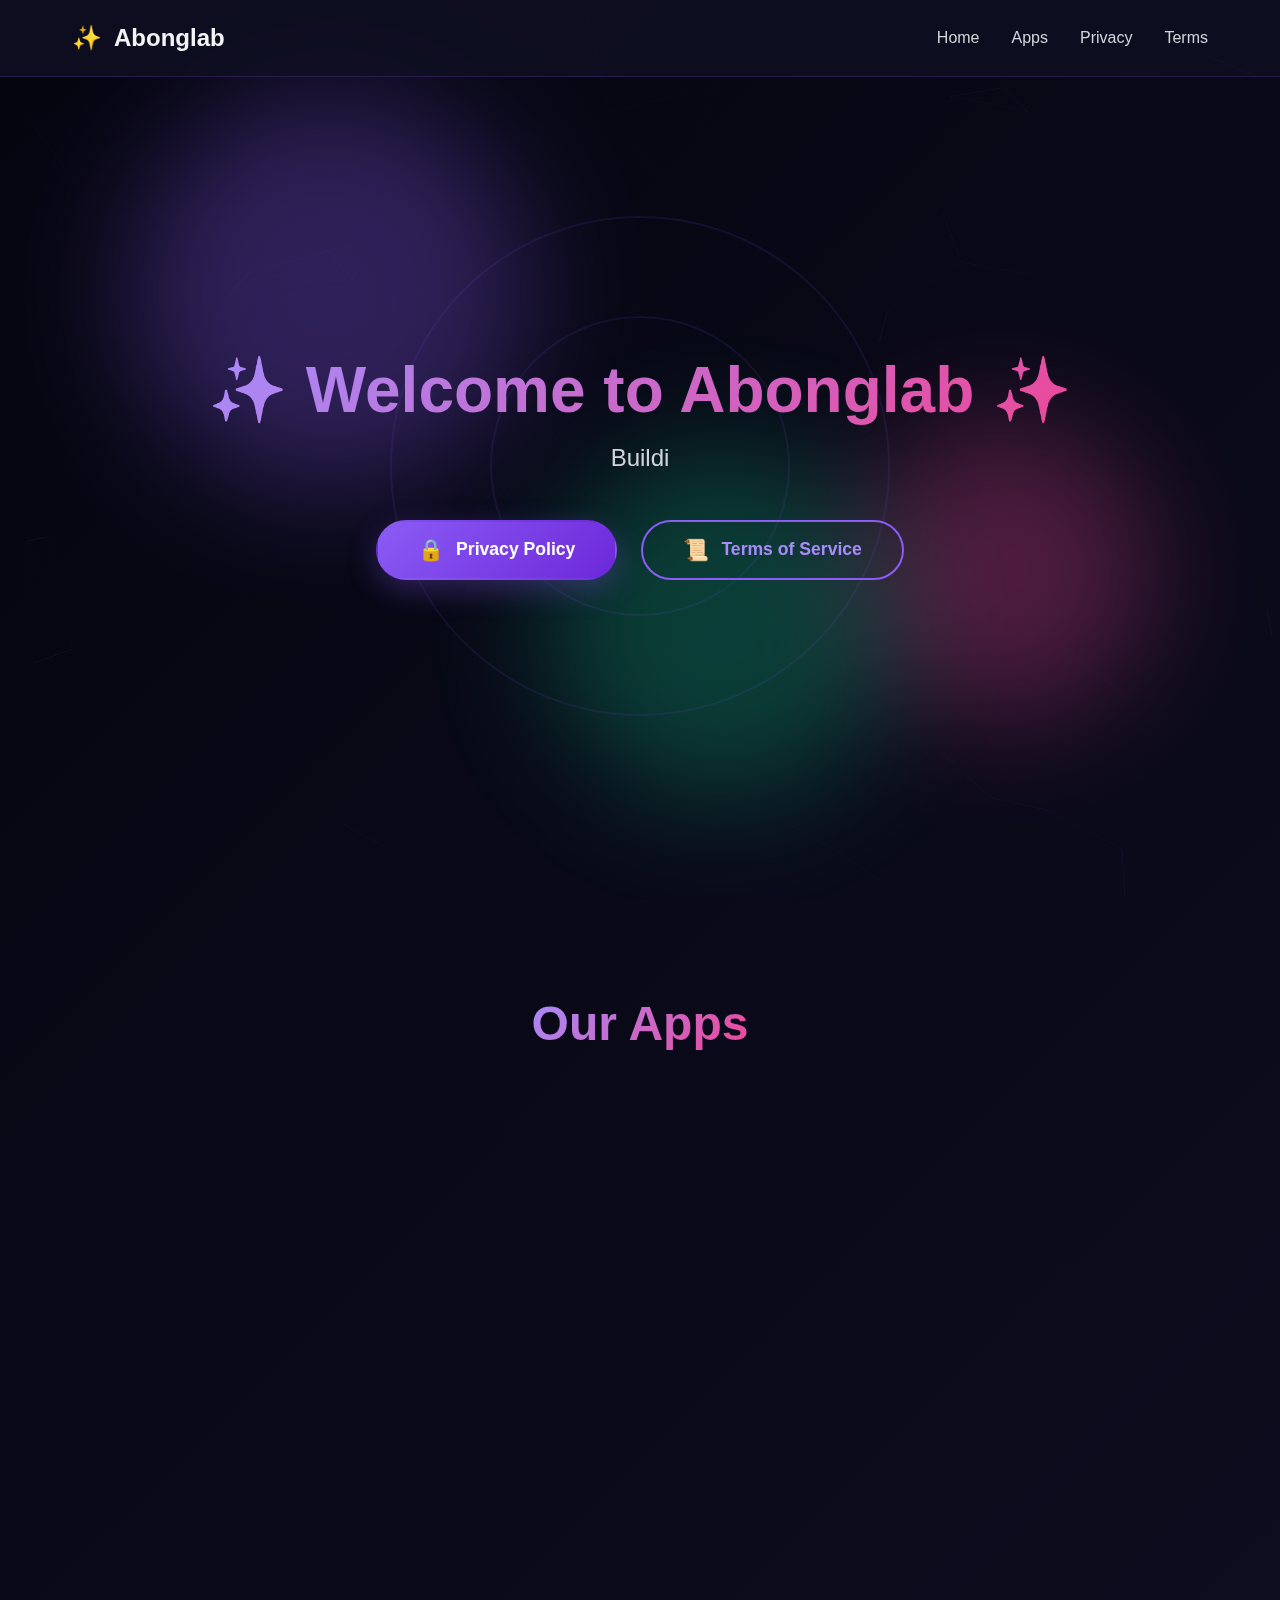
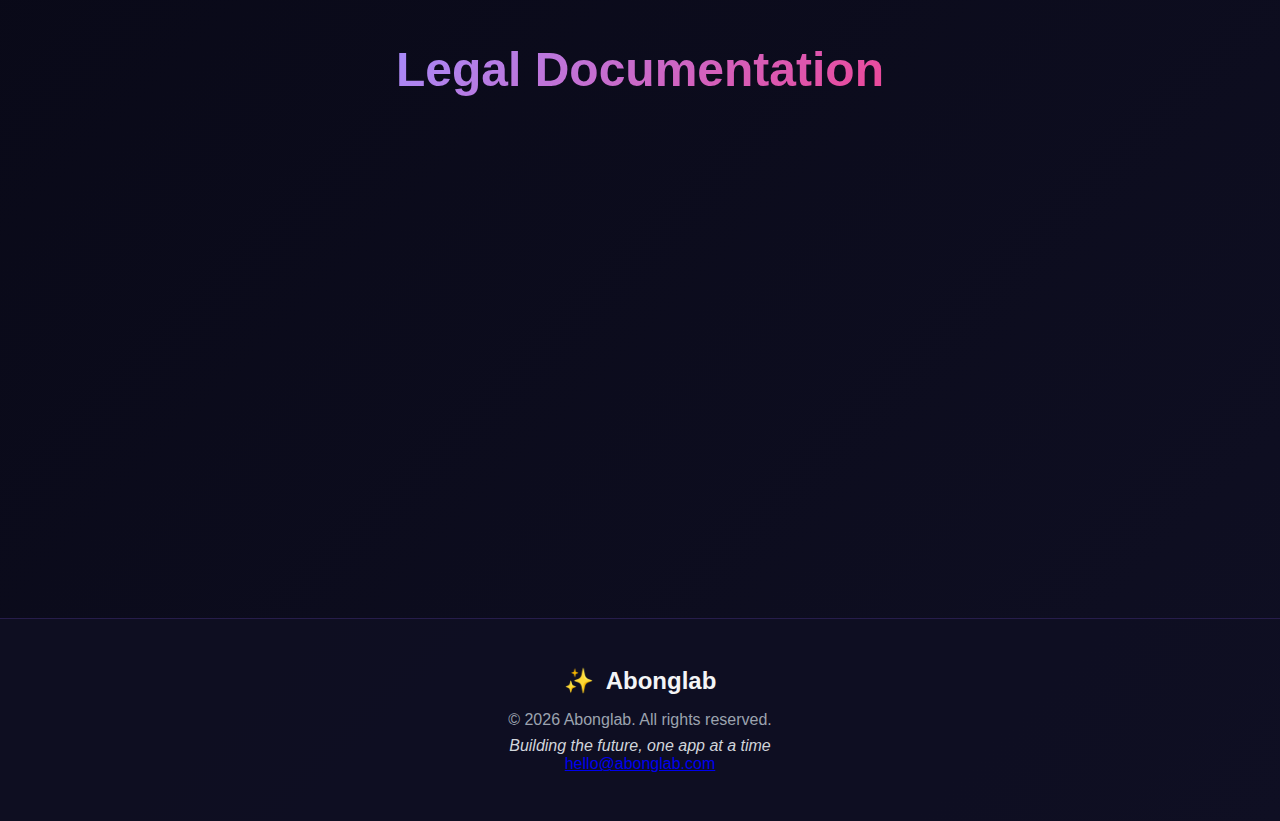
<file: index.html>
<!DOCTYPE html>
<html lang="en">
<head>
    <meta charset="UTF-8">
    <meta name="viewport" content="width=device-width, initial-scale=1.0">
    <title>Abonglab - Legal</title>
    <link rel="stylesheet" href="styles.css">
</head>
<body>
    <!-- Magical cursor trail -->
    <canvas id="canvas"></canvas>

    <!-- Floating particles -->
    <div class="particles" id="particles"></div>

    <!-- Navigation -->
    <nav class="navbar">
        <div class="nav-container">
            <div class="logo">
                <span class="brand-icon">✨</span>
                <span class="logo-text">Abonglab</span>
            </div>
            <div class="nav-links">
                <a href="#home" class="nav-link smooth-scroll">Home</a>
                <a href="#apps" class="nav-link smooth-scroll">Apps</a>
                <a href="privacy.html" class="nav-link magic-link">Privacy</a>
                <a href="terms.html" class="nav-link magic-link">Terms</a>
            </div>
        </div>
    </nav>

    <!-- Hero Section -->
    <section class="hero" id="home">
        <div class="hero-content">
            <div class="magic-circle">
                <div class="circle-inner"></div>
                <div class="circle-outer"></div>
            </div>

            <h1 class="hero-title">
                <span class="sparkle">✨</span>
                Welcome to Abonglab
                <span class="sparkle">✨</span>
            </h1>

            <p class="hero-subtitle">Building the Future of Mobile Innovation</p>

            <div class="cta-buttons">
                <a href="privacy.html" class="btn btn-primary magic-wand" data-text="Privacy Policy">
                    <span class="btn-icon">🔒</span>
                    <span class="btn-text">Privacy Policy</span>
                </a>
                <a href="terms.html" class="btn btn-secondary magic-wand" data-text="Terms of Service">
                    <span class="btn-icon">📜</span>
                    <span class="btn-text">Terms of Service</span>
                </a>
            </div>
        </div>

        <!-- Floating orbs -->
        <div class="orb orb-1"></div>
        <div class="orb orb-2"></div>
        <div class="orb orb-3"></div>
    </section>

    <!-- Apps Section -->
    <section class="cards-section" id="apps">
        <div class="container">
            <h2 class="section-title">
                <span class="magic-text">Our Apps</span>
            </h2>

            <div class="cards-grid">
                <div class="card" data-tilt>
                    <div class="card-icon">📈</div>
                    <h3 class="card-title">Stockwitch</h3>
                    <p class="card-description">
                        AI-powered stock market insights and analysis.
                        Professional insights, simple guidance for modern investors.
                    </p>
                    <div class="card-badge">Available Now</div>
                    <div class="card-glow"></div>
                </div>

                <div class="card" data-tilt>
                    <div class="card-icon">🚀</div>
                    <h3 class="card-title">Coming Soon</h3>
                    <p class="card-description">
                        More innovative apps are on the way.
                        Stay tuned for exciting new products from Abonglab.
                    </p>
                    <div class="card-badge badge-secondary">In Development</div>
                    <div class="card-glow"></div>
                </div>

                <div class="card" data-tilt>
                    <div class="card-icon">💡</div>
                    <h3 class="card-title">Innovation First</h3>
                    <p class="card-description">
                        We build products that solve real problems.
                        Quality, user experience, and innovation drive everything we do.
                    </p>
                    <div class="card-badge badge-accent">Our Mission</div>
                    <div class="card-glow"></div>
                </div>
            </div>
        </div>
    </section>

    <!-- Info Cards -->
    <section class="cards-section">
        <div class="container">
            <h2 class="section-title">
                <span class="magic-text">Legal Documentation</span>
            </h2>

            <div class="cards-grid">
                <div class="card" data-tilt>
                    <div class="card-icon">🔒</div>
                    <h3 class="card-title">Privacy Policy</h3>
                    <p class="card-description">
                        Learn how we protect your data and respect your privacy across all Abonglab apps.
                        Your information is encrypted and never sold.
                    </p>
                    <a href="privacy.html" class="card-link">
                        Read More <span class="arrow">→</span>
                    </a>
                    <div class="card-glow"></div>
                </div>

                <div class="card" data-tilt>
                    <div class="card-icon">⚖️</div>
                    <h3 class="card-title">Terms of Service</h3>
                    <p class="card-description">
                        Understand your rights and responsibilities when using our apps.
                        Clear, fair terms that apply to all Abonglab products.
                    </p>
                    <a href="terms.html" class="card-link">
                        Read More <span class="arrow">→</span>
                    </a>
                    <div class="card-glow"></div>
                </div>

                <div class="card" data-tilt>
                    <div class="card-icon">🌐</div>
                    <h3 class="card-title">Contact Us</h3>
                    <p class="card-description">
                        Questions, feedback, or support inquiries?
                        We're here to help. Reach out anytime.
                    </p>
                    <a href="mailto:hello@abonglab.com" class="card-link">
                        Get in Touch <span class="arrow">→</span>
                    </a>
                    <div class="card-glow"></div>
                </div>
            </div>
        </div>
    </section>

    <!-- Footer -->
    <footer class="footer">
        <div class="container">
            <div class="footer-content">
                <div class="footer-logo">
                    <span class="brand-icon">✨</span>
                    <span>Abonglab</span>
                </div>
                <div class="footer-text">
                    <p>© 2026 Abonglab. All rights reserved.</p>
                    <p class="footer-tagline">Building the future, one app at a time</p>
                    <p class="footer-email">
                        <a href="mailto:hello@abonglab.com">hello@abonglab.com</a>
                    </p>
                </div>
            </div>
        </div>
    </footer>

    <script src="magic.js"></script>
</body>
</html>
</file>
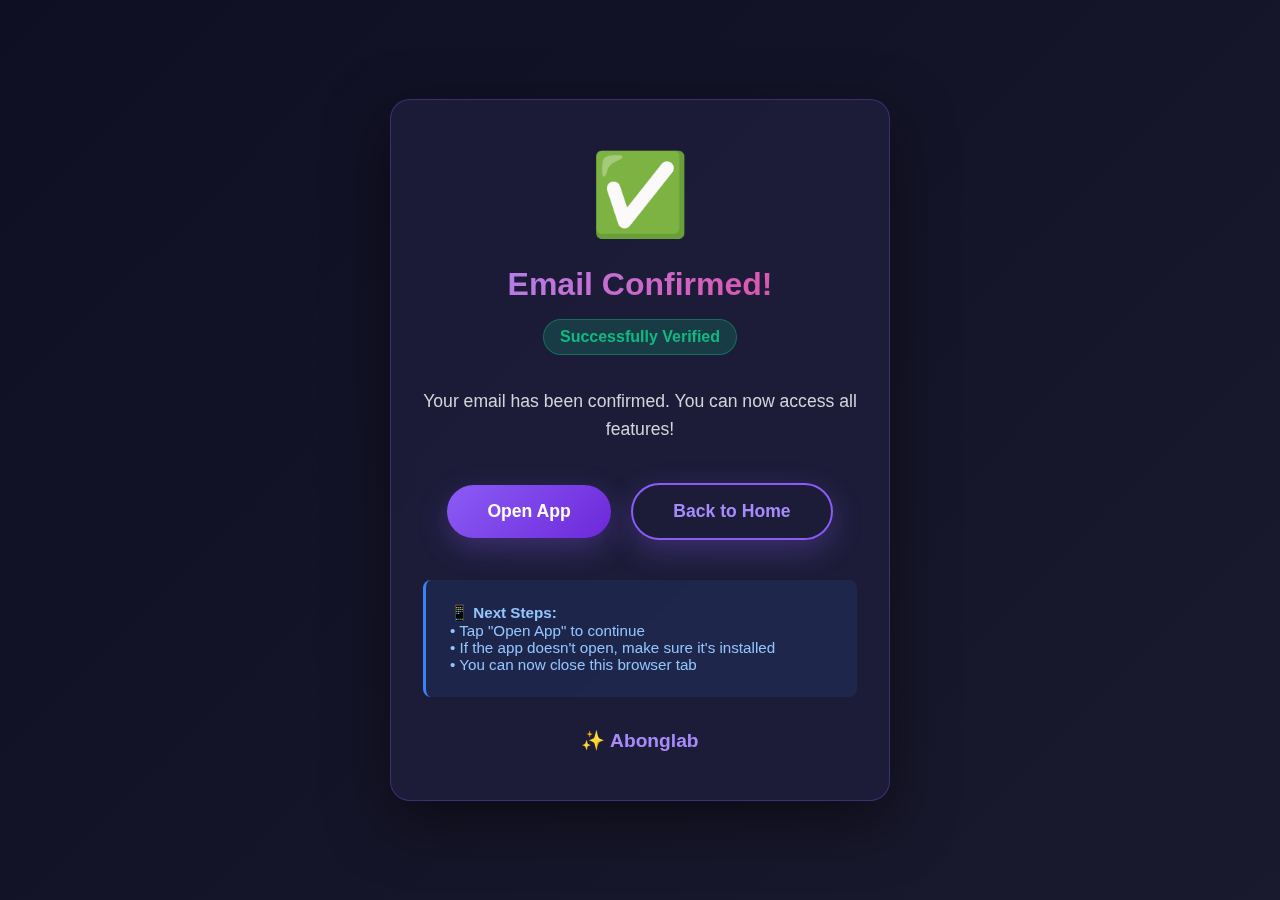
<file: confirm.html>
<!DOCTYPE html>
<html lang="en">
<head>
    <meta charset="UTF-8">
    <meta name="viewport" content="width=device-width, initial-scale=1.0">
    <title>Email Confirmed - Abonglab</title>
    <style>
        * {
            margin: 0;
            padding: 0;
            box-sizing: border-box;
        }

        body {
            font-family: -apple-system, BlinkMacSystemFont, 'Segoe UI', Roboto, sans-serif;
            background: linear-gradient(135deg, #0f0f23 0%, #1a1a2e 100%);
            min-height: 100vh;
            display: flex;
            align-items: center;
            justify-content: center;
            padding: 20px;
        }

        .container {
            background: rgba(30, 30, 60, 0.8);
            backdrop-filter: blur(10px);
            border: 1px solid rgba(139, 92, 246, 0.3);
            border-radius: 20px;
            padding: 3rem 2rem;
            max-width: 500px;
            text-align: center;
            box-shadow: 0 20px 60px rgba(0, 0, 0, 0.5);
            animation: fadeIn 0.5s ease-out;
        }

        @keyframes fadeIn {
            from {
                opacity: 0;
                transform: translateY(20px);
            }
            to {
                opacity: 1;
                transform: translateY(0);
            }
        }

        .icon {
            font-size: 5rem;
            margin-bottom: 1.5rem;
            animation: bounce 1s ease-in-out;
        }

        @keyframes bounce {
            0%, 100% { transform: translateY(0); }
            50% { transform: translateY(-20px); }
        }

        h1 {
            color: #a78bfa;
            font-size: 2rem;
            margin-bottom: 1rem;
            background: linear-gradient(135deg, #a78bfa, #ec4899);
            -webkit-background-clip: text;
            -webkit-text-fill-color: transparent;
            background-clip: text;
        }

        p {
            color: #d1d5db;
            font-size: 1.1rem;
            line-height: 1.6;
            margin-bottom: 2rem;
        }

        .status {
            display: inline-block;
            padding: 0.5rem 1rem;
            background: rgba(16, 185, 129, 0.2);
            border: 1px solid rgba(16, 185, 129, 0.4);
            border-radius: 50px;
            color: #10b981;
            font-weight: 600;
            margin-bottom: 2rem;
            animation: pulse 2s ease-in-out infinite;
        }

        @keyframes pulse {
            0%, 100% { opacity: 1; }
            50% { opacity: 0.6; }
        }

        .btn {
            display: inline-block;
            padding: 1rem 2.5rem;
            background: linear-gradient(135deg, #8b5cf6, #6d28d9);
            color: white;
            text-decoration: none;
            border-radius: 50px;
            font-weight: 600;
            font-size: 1.1rem;
            margin: 0.5rem;
            transition: all 0.3s ease;
            border: none;
            cursor: pointer;
            box-shadow: 0 10px 30px rgba(139, 92, 246, 0.3);
        }

        .btn:hover {
            transform: translateY(-3px);
            box-shadow: 0 15px 40px rgba(139, 92, 246, 0.5);
        }

        .btn-secondary {
            background: transparent;
            border: 2px solid #8b5cf6;
            color: #a78bfa;
        }

        .btn-secondary:hover {
            background: #8b5cf6;
            color: white;
        }

        .instruction {
            margin-top: 2rem;
            padding: 1.5rem;
            background: rgba(59, 130, 246, 0.1);
            border-left: 3px solid #3b82f6;
            border-radius: 8px;
            color: #93c5fd;
            font-size: 0.95rem;
            text-align: left;
        }

        .loader {
            display: none;
            margin: 1rem auto;
        }

        .loader.active {
            display: block;
        }

        .spinner {
            border: 3px solid rgba(139, 92, 246, 0.3);
            border-top: 3px solid #8b5cf6;
            border-radius: 50%;
            width: 40px;
            height: 40px;
            animation: spin 1s linear infinite;
            margin: 0 auto;
        }

        @keyframes spin {
            0% { transform: rotate(0deg); }
            100% { transform: rotate(360deg); }
        }

        .error {
            display: none;
            color: #f87171;
            background: rgba(248, 113, 113, 0.1);
            border: 1px solid rgba(248, 113, 113, 0.3);
            padding: 1rem;
            border-radius: 8px;
            margin-top: 1rem;
        }

        .error.active {
            display: block;
        }

        .logo {
            font-size: 1.2rem;
            color: #a78bfa;
            margin-top: 2rem;
            font-weight: 600;
        }

        @media (max-width: 600px) {
            .container {
                padding: 2rem 1.5rem;
            }

            h1 {
                font-size: 1.5rem;
            }

            .icon {
                font-size: 3.5rem;
            }

            .btn {
                display: block;
                margin: 0.5rem 0;
            }
        }
    </style>
</head>
<body>
    <div class="container">
        <div class="icon">✅</div>
        <h1>Email Confirmed!</h1>
        <div class="status" id="status">Successfully Verified</div>

        <p id="message">
            Your email has been confirmed. You can now access all features!
        </p>

        <div class="loader" id="loader">
            <div class="spinner"></div>
            <p style="margin-top: 1rem; color: #9ca3af;">Opening app...</p>
        </div>

        <div id="buttons">
            <a href="#" class="btn" id="openApp">
                Open App
            </a>
            <a href="index.html" class="btn btn-secondary">
                Back to Home
            </a>
        </div>

        <div class="instruction">
            <strong>📱 Next Steps:</strong><br>
            • Tap "Open App" to continue<br>
            • If the app doesn't open, make sure it's installed<br>
            • You can now close this browser tab
        </div>

        <div class="error" id="error">
            ⚠️ Couldn't open the app automatically. Please tap the button above or open the app manually.
        </div>

        <div class="logo">✨ Abonglab</div>
    </div>

    <script>
        // Auto-redirect to app after 2 seconds
        let redirected = false;

        // Detect app from URL parameter or hash
        function getAppScheme() {
            const urlParams = new URLSearchParams(window.location.search);
            const hash = window.location.hash.replace('#', '');

            // Check for app parameter in URL (e.g., ?app=stockwitch)
            const app = urlParams.get('app') || hash;

            // Map app names to deep link schemes
            const appSchemes = {
                'stockwitch': 'stockwitch://',
                // Add more apps here as needed
                // 'yourapp': 'yourapp://',
            };

            return appSchemes[app] || 'stockwitch://'; // Default to stockwitch
        }

        window.onload = function() {
            // Check if confirmation was successful
            const urlParams = new URLSearchParams(window.location.search);
            const error = urlParams.get('error');
            const errorDescription = urlParams.get('error_description');
            const appScheme = getAppScheme();

            if (error) {
                // Show error state
                document.getElementById('status').textContent = 'Verification Failed';
                document.getElementById('status').style.background = 'rgba(248, 113, 113, 0.2)';
                document.getElementById('status').style.borderColor = 'rgba(248, 113, 113, 0.4)';
                document.getElementById('status').style.color = '#f87171';
                document.querySelector('.icon').textContent = '❌';
                document.getElementById('message').textContent = errorDescription || 'There was an error confirming your email. Please try again.';
                return;
            }

            // Update button with correct app scheme
            document.getElementById('openApp').href = appScheme;

            // Success - attempt auto-redirect
            setTimeout(() => {
                if (!redirected) {
                    document.getElementById('loader').classList.add('active');
                    document.getElementById('buttons').style.opacity = '0.5';

                    // Try to open app
                    window.location.href = appScheme;

                    // Show manual button after 3 seconds if auto-redirect didn't work
                    setTimeout(() => {
                        document.getElementById('loader').classList.remove('active');
                        document.getElementById('buttons').style.opacity = '1';
                        document.getElementById('error').classList.add('active');
                    }, 3000);
                }
            }, 2000);
        };

        // Track if user manually clicked
        document.getElementById('openApp').addEventListener('click', function(e) {
            redirected = true;
            document.getElementById('error').classList.remove('active');
        });

        // Detect if user comes back (app didn't open)
        document.addEventListener('visibilitychange', function() {
            if (document.visibilityState === 'visible' && !redirected) {
                // User came back - app didn't open
                setTimeout(() => {
                    document.getElementById('error').classList.add('active');
                }, 500);
            }
        });
    </script>
</body>
</html>
</file>
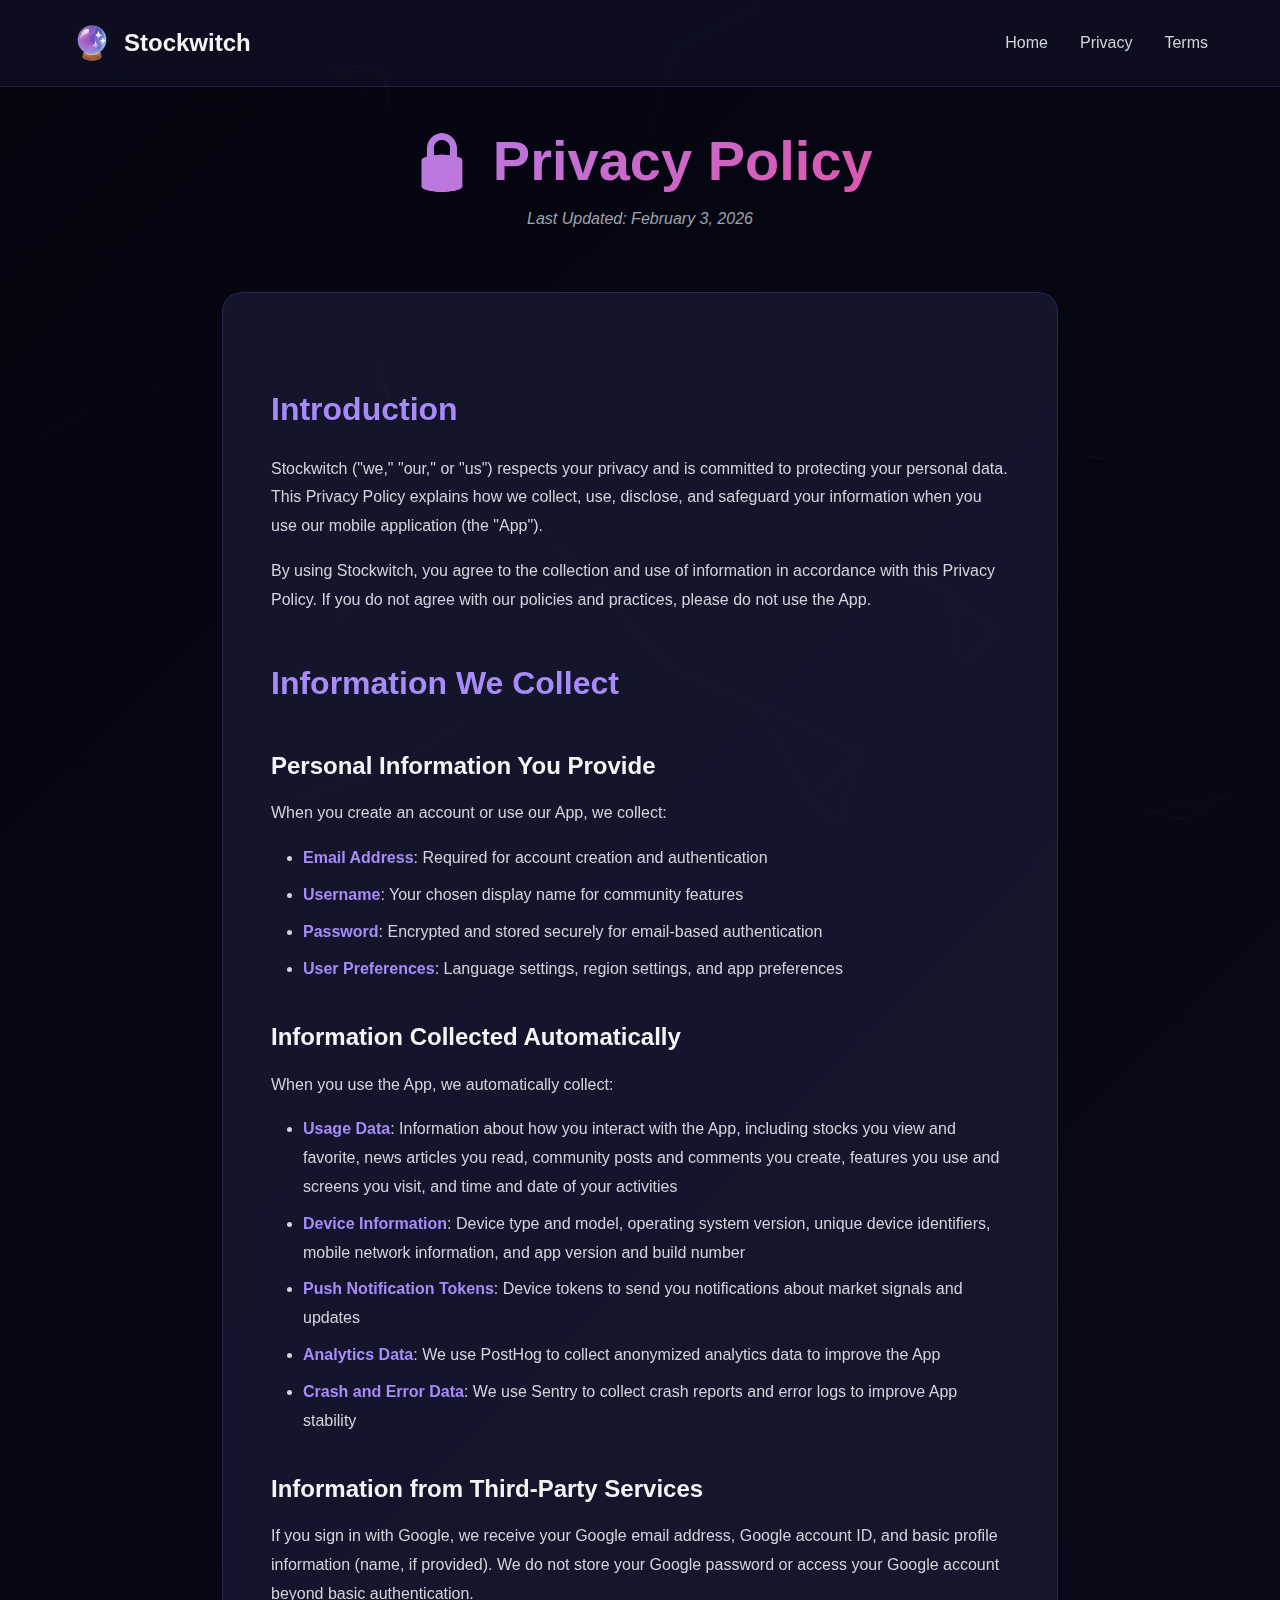
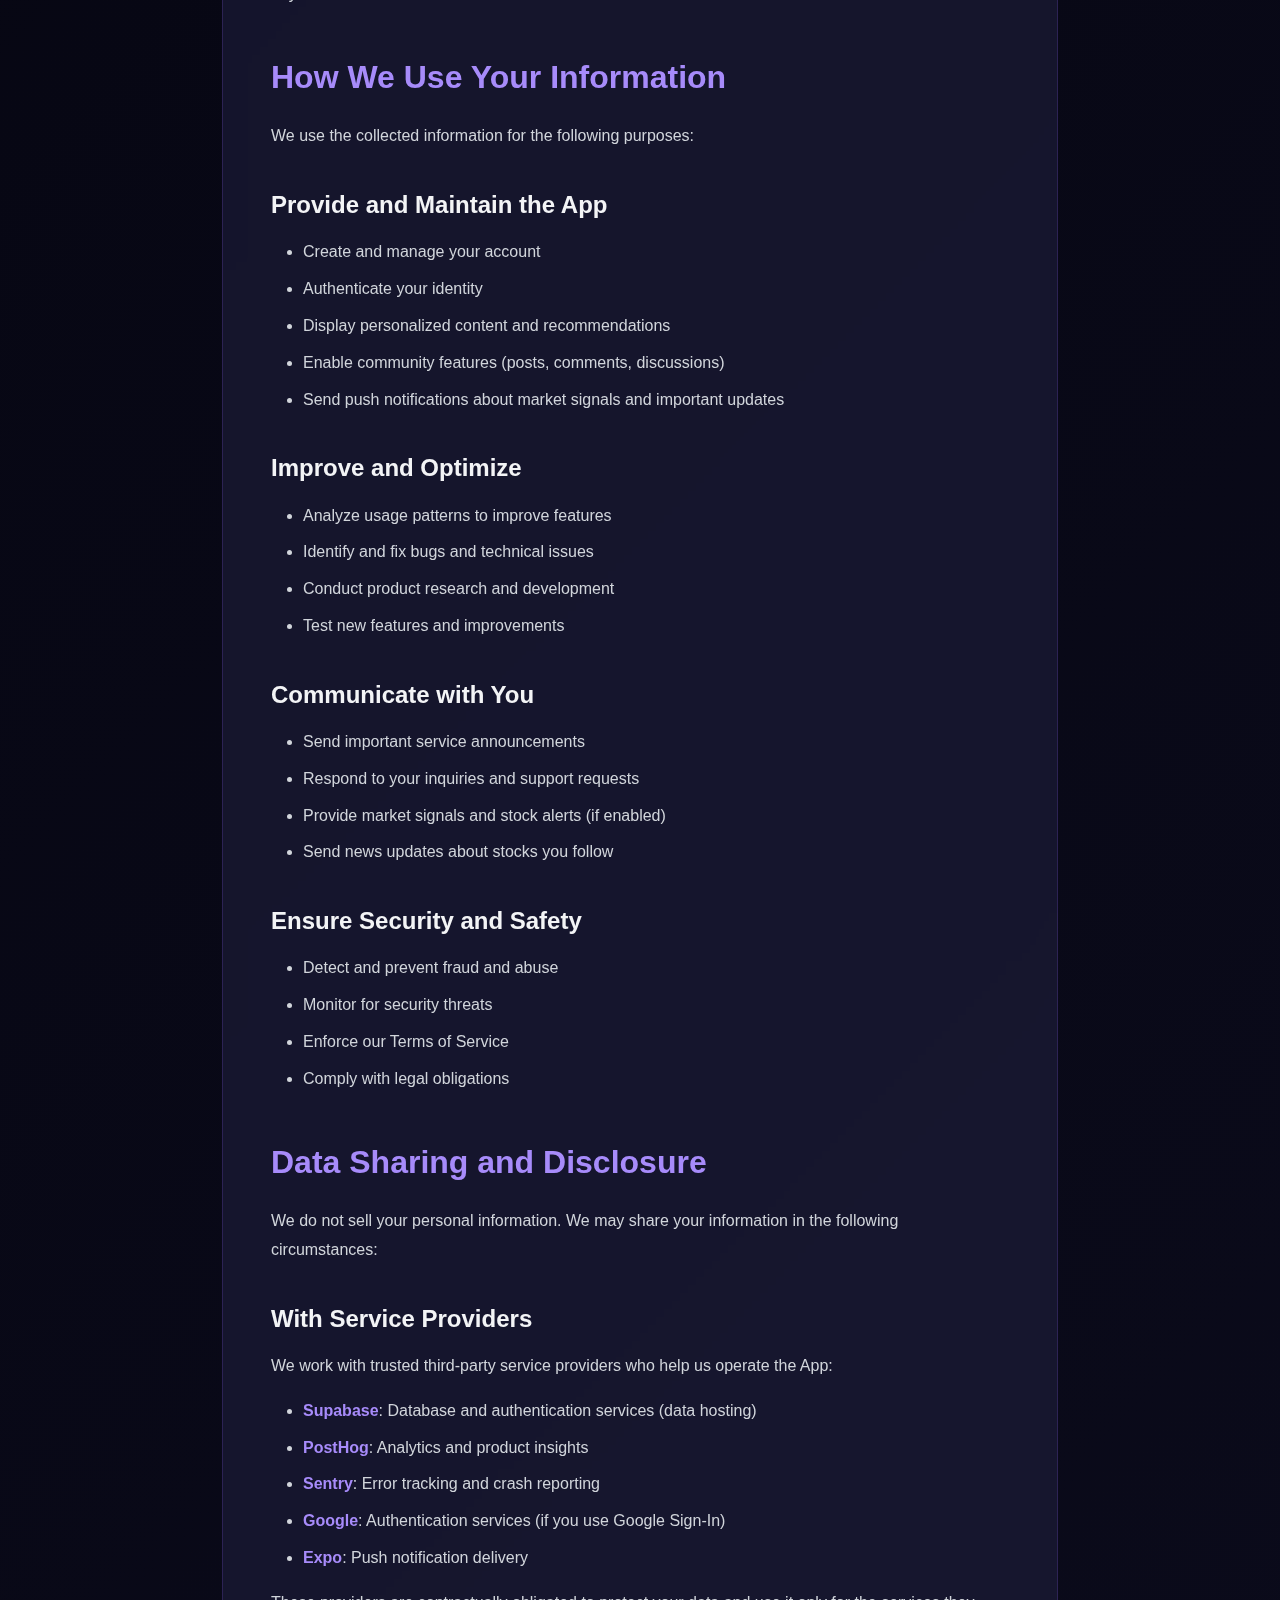
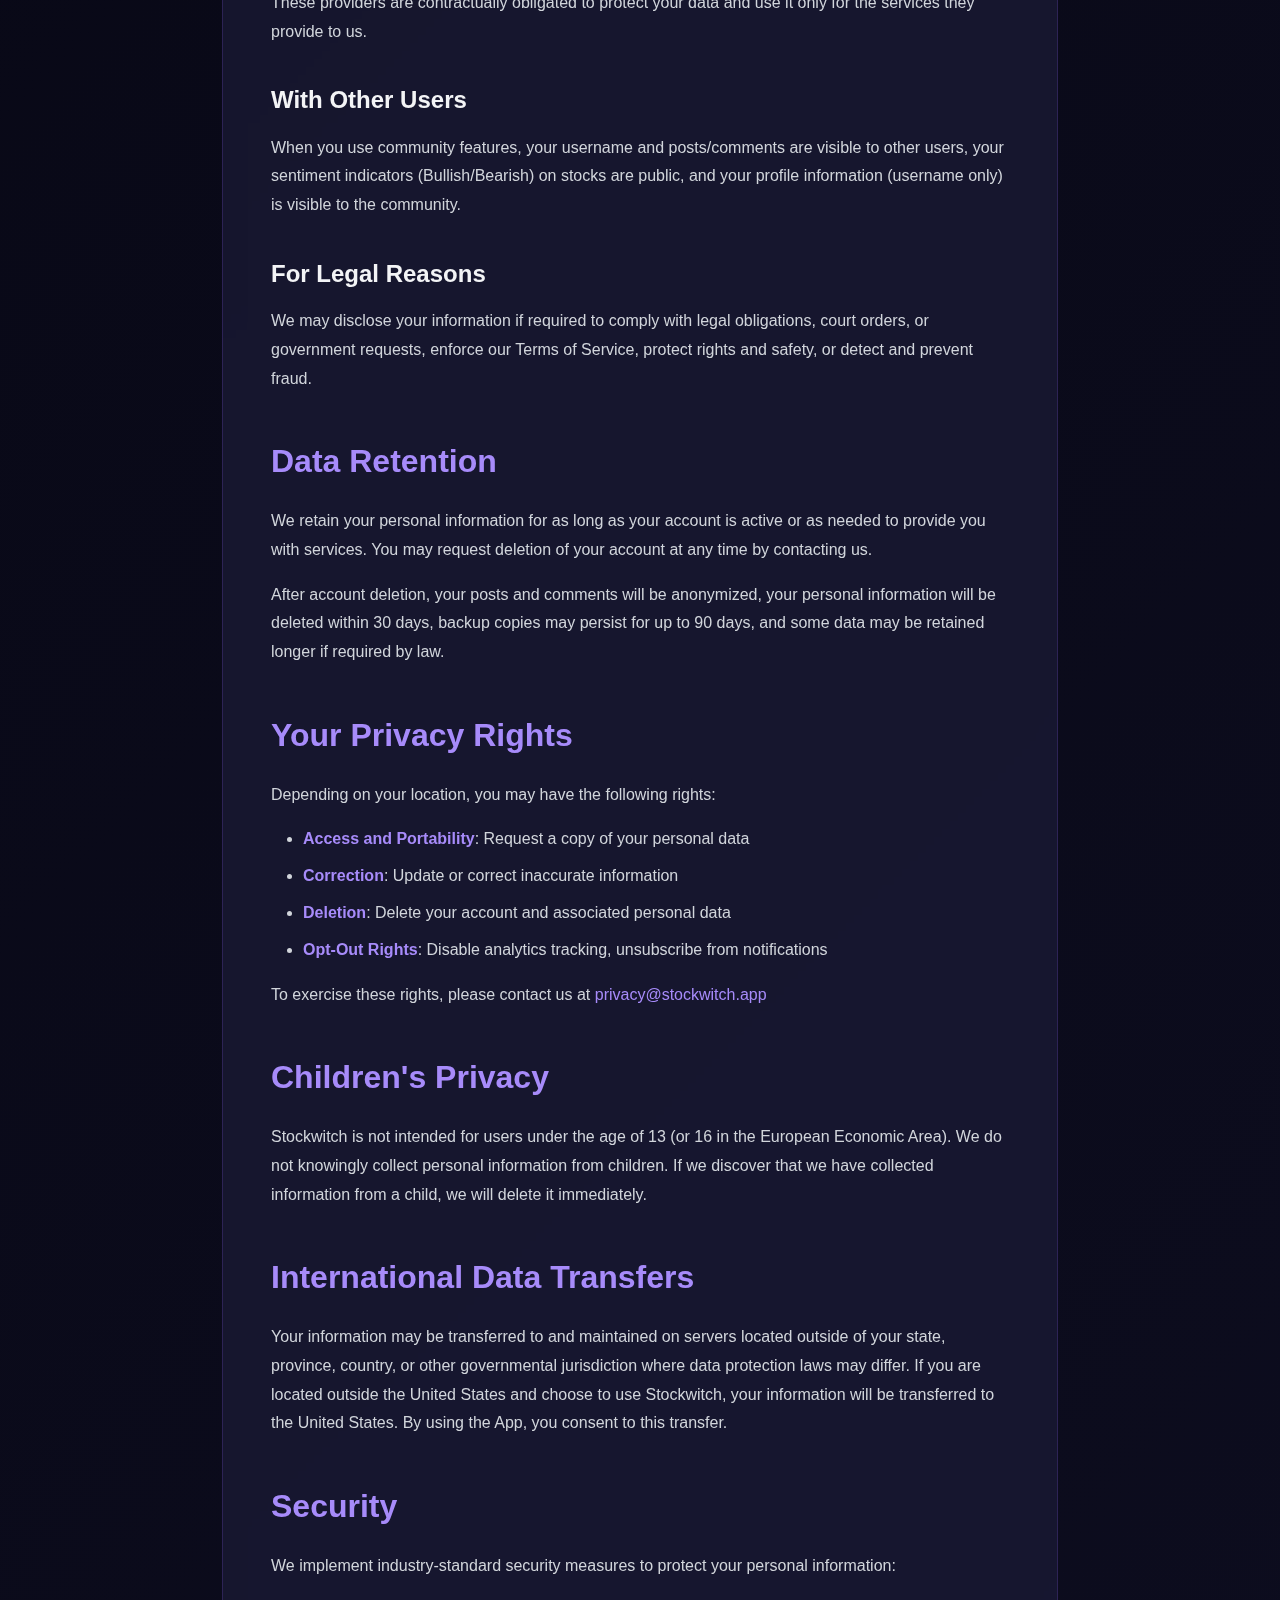
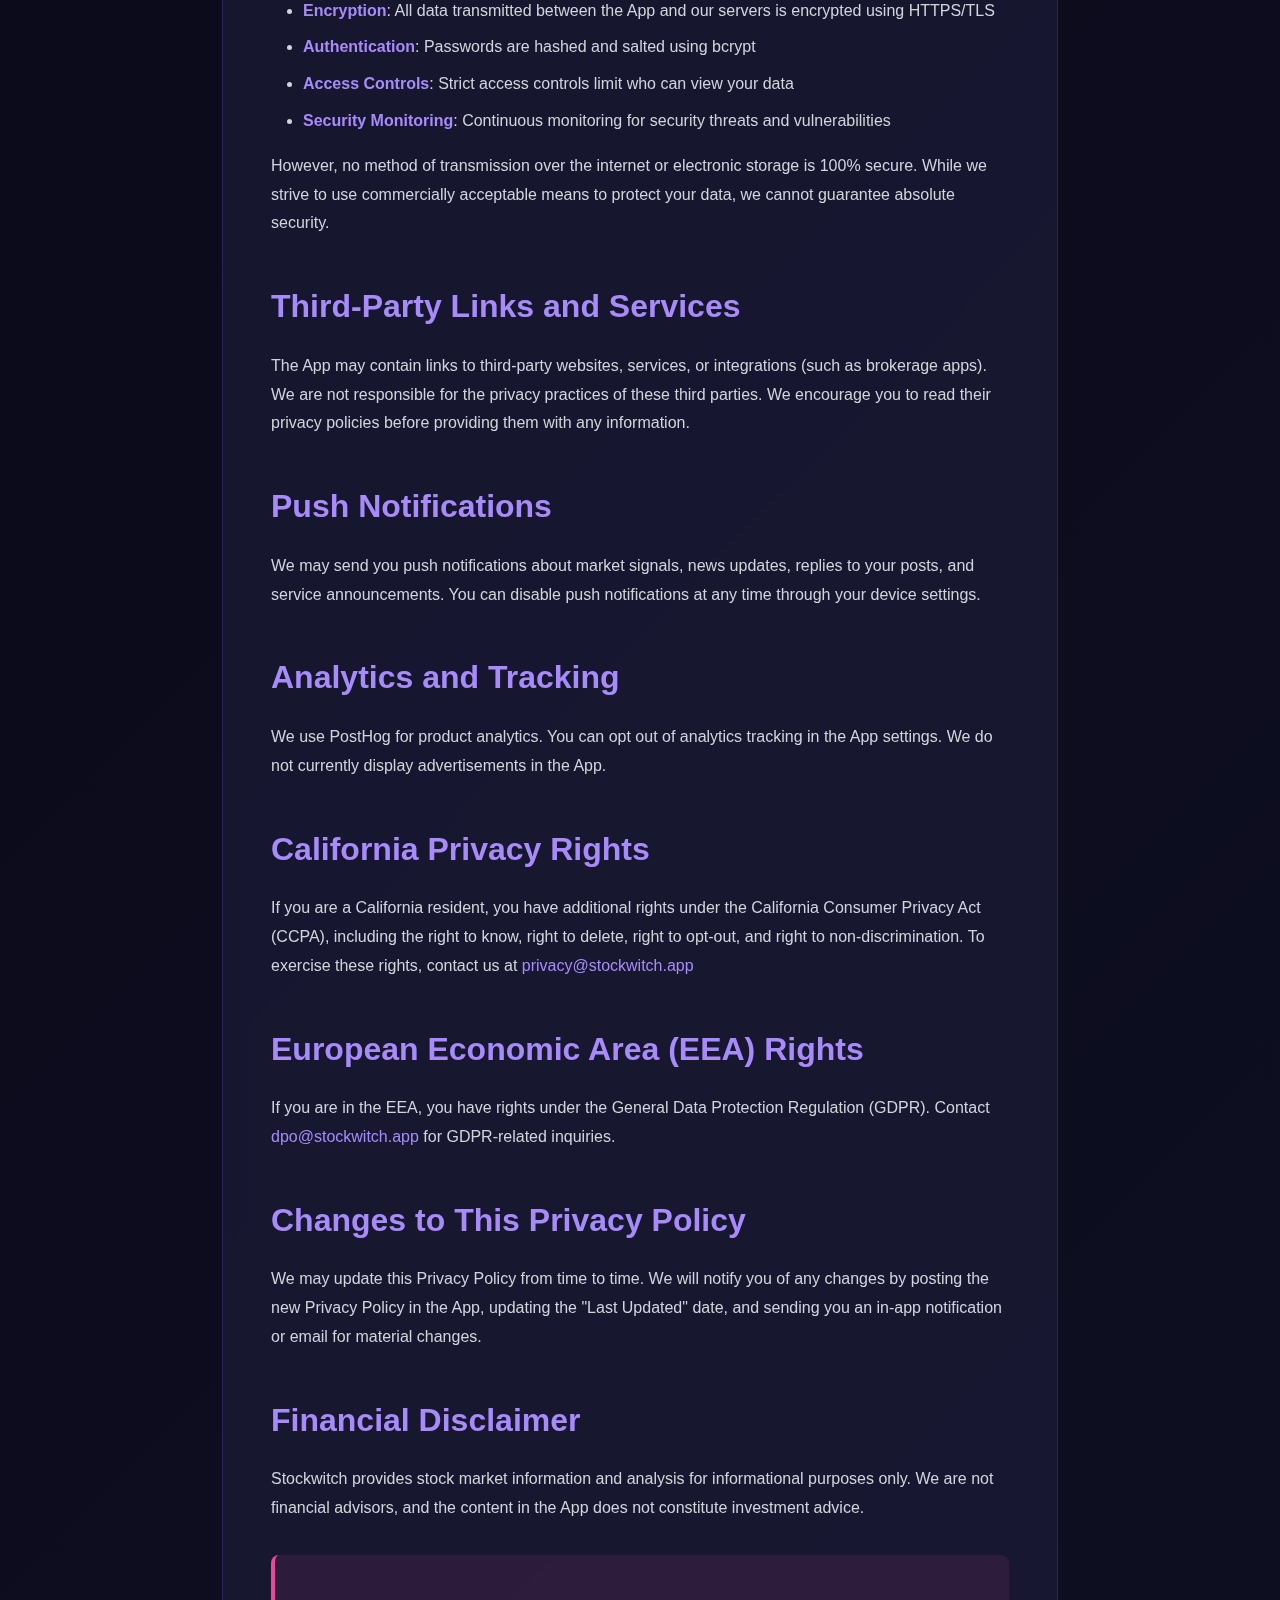
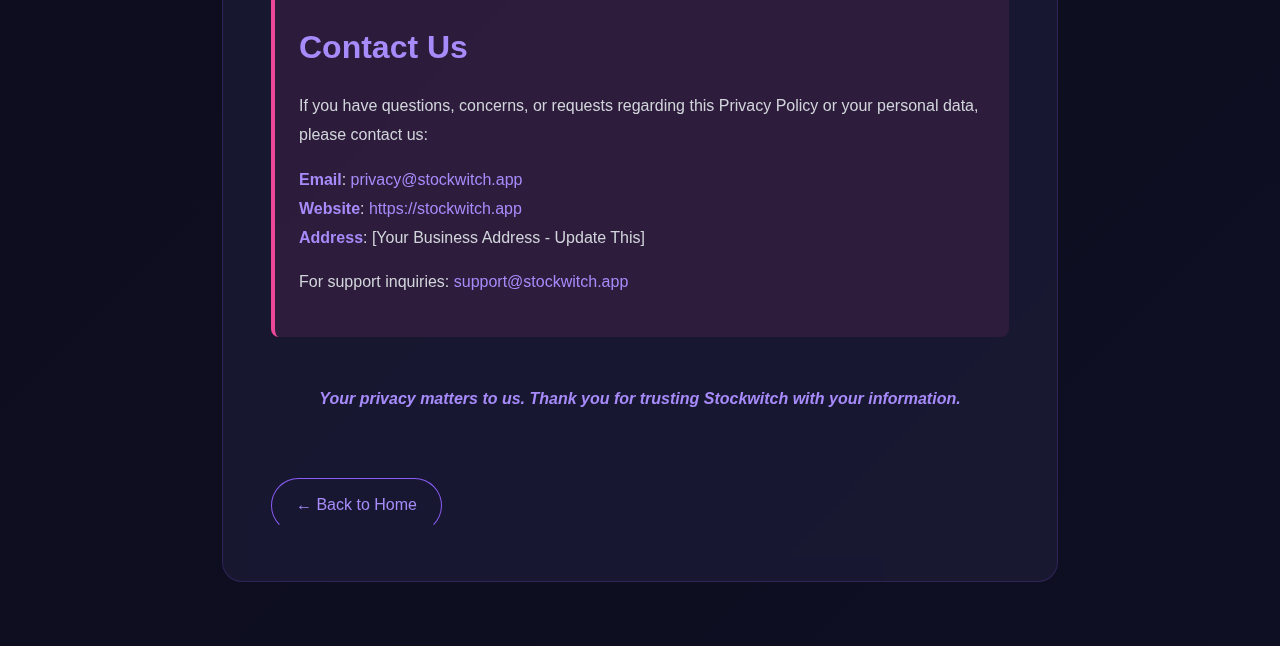
<file: privacy.html>
<!DOCTYPE html>
<html lang="en">
<head>
    <meta charset="UTF-8">
    <meta name="viewport" content="width=device-width, initial-scale=1.0">
    <title>Privacy Policy - Stockwitch</title>
    <link rel="stylesheet" href="styles.css">
</head>
<body class="legal-page">
    <canvas id="canvas"></canvas>
    <div class="particles" id="particles"></div>

    <!-- Navigation -->
    <nav class="navbar">
        <div class="nav-container">
            <div class="logo">
                <span class="witch-hat">🔮</span>
                <span class="logo-text">Stockwitch</span>
            </div>
            <div class="nav-links">
                <a href="index.html" class="nav-link">Home</a>
                <a href="privacy.html" class="nav-link magic-link">Privacy</a>
                <a href="terms.html" class="nav-link magic-link">Terms</a>
            </div>
        </div>
    </nav>

    <!-- Header -->
    <div class="legal-header">
        <h1 class="legal-title">🔒 Privacy Policy</h1>
        <p class="legal-date">Last Updated: February 3, 2026</p>
    </div>

    <!-- Content -->
    <div class="legal-content">
        <h2>Introduction</h2>
        <p>Stockwitch ("we," "our," or "us") respects your privacy and is committed to protecting your personal data. This Privacy Policy explains how we collect, use, disclose, and safeguard your information when you use our mobile application (the "App").</p>
        <p>By using Stockwitch, you agree to the collection and use of information in accordance with this Privacy Policy. If you do not agree with our policies and practices, please do not use the App.</p>

        <h2>Information We Collect</h2>

        <h3>Personal Information You Provide</h3>
        <p>When you create an account or use our App, we collect:</p>
        <ul>
            <li><strong>Email Address</strong>: Required for account creation and authentication</li>
            <li><strong>Username</strong>: Your chosen display name for community features</li>
            <li><strong>Password</strong>: Encrypted and stored securely for email-based authentication</li>
            <li><strong>User Preferences</strong>: Language settings, region settings, and app preferences</li>
        </ul>

        <h3>Information Collected Automatically</h3>
        <p>When you use the App, we automatically collect:</p>
        <ul>
            <li><strong>Usage Data</strong>: Information about how you interact with the App, including stocks you view and favorite, news articles you read, community posts and comments you create, features you use and screens you visit, and time and date of your activities</li>
            <li><strong>Device Information</strong>: Device type and model, operating system version, unique device identifiers, mobile network information, and app version and build number</li>
            <li><strong>Push Notification Tokens</strong>: Device tokens to send you notifications about market signals and updates</li>
            <li><strong>Analytics Data</strong>: We use PostHog to collect anonymized analytics data to improve the App</li>
            <li><strong>Crash and Error Data</strong>: We use Sentry to collect crash reports and error logs to improve App stability</li>
        </ul>

        <h3>Information from Third-Party Services</h3>
        <p>If you sign in with Google, we receive your Google email address, Google account ID, and basic profile information (name, if provided). We do not store your Google password or access your Google account beyond basic authentication.</p>

        <h2>How We Use Your Information</h2>
        <p>We use the collected information for the following purposes:</p>

        <h3>Provide and Maintain the App</h3>
        <ul>
            <li>Create and manage your account</li>
            <li>Authenticate your identity</li>
            <li>Display personalized content and recommendations</li>
            <li>Enable community features (posts, comments, discussions)</li>
            <li>Send push notifications about market signals and important updates</li>
        </ul>

        <h3>Improve and Optimize</h3>
        <ul>
            <li>Analyze usage patterns to improve features</li>
            <li>Identify and fix bugs and technical issues</li>
            <li>Conduct product research and development</li>
            <li>Test new features and improvements</li>
        </ul>

        <h3>Communicate with You</h3>
        <ul>
            <li>Send important service announcements</li>
            <li>Respond to your inquiries and support requests</li>
            <li>Provide market signals and stock alerts (if enabled)</li>
            <li>Send news updates about stocks you follow</li>
        </ul>

        <h3>Ensure Security and Safety</h3>
        <ul>
            <li>Detect and prevent fraud and abuse</li>
            <li>Monitor for security threats</li>
            <li>Enforce our Terms of Service</li>
            <li>Comply with legal obligations</li>
        </ul>

        <h2>Data Sharing and Disclosure</h2>
        <p>We do not sell your personal information. We may share your information in the following circumstances:</p>

        <h3>With Service Providers</h3>
        <p>We work with trusted third-party service providers who help us operate the App:</p>
        <ul>
            <li><strong>Supabase</strong>: Database and authentication services (data hosting)</li>
            <li><strong>PostHog</strong>: Analytics and product insights</li>
            <li><strong>Sentry</strong>: Error tracking and crash reporting</li>
            <li><strong>Google</strong>: Authentication services (if you use Google Sign-In)</li>
            <li><strong>Expo</strong>: Push notification delivery</li>
        </ul>
        <p>These providers are contractually obligated to protect your data and use it only for the services they provide to us.</p>

        <h3>With Other Users</h3>
        <p>When you use community features, your username and posts/comments are visible to other users, your sentiment indicators (Bullish/Bearish) on stocks are public, and your profile information (username only) is visible to the community.</p>

        <h3>For Legal Reasons</h3>
        <p>We may disclose your information if required to comply with legal obligations, court orders, or government requests, enforce our Terms of Service, protect rights and safety, or detect and prevent fraud.</p>

        <h2>Data Retention</h2>
        <p>We retain your personal information for as long as your account is active or as needed to provide you with services. You may request deletion of your account at any time by contacting us.</p>
        <p>After account deletion, your posts and comments will be anonymized, your personal information will be deleted within 30 days, backup copies may persist for up to 90 days, and some data may be retained longer if required by law.</p>

        <h2>Your Privacy Rights</h2>
        <p>Depending on your location, you may have the following rights:</p>
        <ul>
            <li><strong>Access and Portability</strong>: Request a copy of your personal data</li>
            <li><strong>Correction</strong>: Update or correct inaccurate information</li>
            <li><strong>Deletion</strong>: Delete your account and associated personal data</li>
            <li><strong>Opt-Out Rights</strong>: Disable analytics tracking, unsubscribe from notifications</li>
        </ul>
        <p>To exercise these rights, please contact us at <a href="mailto:privacy@stockwitch.app">privacy@stockwitch.app</a></p>

        <h2>Children's Privacy</h2>
        <p>Stockwitch is not intended for users under the age of 13 (or 16 in the European Economic Area). We do not knowingly collect personal information from children. If we discover that we have collected information from a child, we will delete it immediately.</p>

        <h2>International Data Transfers</h2>
        <p>Your information may be transferred to and maintained on servers located outside of your state, province, country, or other governmental jurisdiction where data protection laws may differ. If you are located outside the United States and choose to use Stockwitch, your information will be transferred to the United States. By using the App, you consent to this transfer.</p>

        <h2>Security</h2>
        <p>We implement industry-standard security measures to protect your personal information:</p>
        <ul>
            <li><strong>Encryption</strong>: All data transmitted between the App and our servers is encrypted using HTTPS/TLS</li>
            <li><strong>Authentication</strong>: Passwords are hashed and salted using bcrypt</li>
            <li><strong>Access Controls</strong>: Strict access controls limit who can view your data</li>
            <li><strong>Security Monitoring</strong>: Continuous monitoring for security threats and vulnerabilities</li>
        </ul>
        <p>However, no method of transmission over the internet or electronic storage is 100% secure. While we strive to use commercially acceptable means to protect your data, we cannot guarantee absolute security.</p>

        <h2>Third-Party Links and Services</h2>
        <p>The App may contain links to third-party websites, services, or integrations (such as brokerage apps). We are not responsible for the privacy practices of these third parties. We encourage you to read their privacy policies before providing them with any information.</p>

        <h2>Push Notifications</h2>
        <p>We may send you push notifications about market signals, news updates, replies to your posts, and service announcements. You can disable push notifications at any time through your device settings.</p>

        <h2>Analytics and Tracking</h2>
        <p>We use PostHog for product analytics. You can opt out of analytics tracking in the App settings. We do not currently display advertisements in the App.</p>

        <h2>California Privacy Rights</h2>
        <p>If you are a California resident, you have additional rights under the California Consumer Privacy Act (CCPA), including the right to know, right to delete, right to opt-out, and right to non-discrimination. To exercise these rights, contact us at <a href="mailto:privacy@stockwitch.app">privacy@stockwitch.app</a></p>

        <h2>European Economic Area (EEA) Rights</h2>
        <p>If you are in the EEA, you have rights under the General Data Protection Regulation (GDPR). Contact <a href="mailto:dpo@stockwitch.app">dpo@stockwitch.app</a> for GDPR-related inquiries.</p>

        <h2>Changes to This Privacy Policy</h2>
        <p>We may update this Privacy Policy from time to time. We will notify you of any changes by posting the new Privacy Policy in the App, updating the "Last Updated" date, and sending you an in-app notification or email for material changes.</p>

        <h2>Financial Disclaimer</h2>
        <p>Stockwitch provides stock market information and analysis for informational purposes only. We are not financial advisors, and the content in the App does not constitute investment advice.</p>

        <div class="warning-box">
            <h2>Contact Us</h2>
            <p>If you have questions, concerns, or requests regarding this Privacy Policy or your personal data, please contact us:</p>
            <p>
                <strong>Email</strong>: <a href="mailto:privacy@stockwitch.app">privacy@stockwitch.app</a><br>
                <strong>Website</strong>: <a href="https://stockwitch.app">https://stockwitch.app</a><br>
                <strong>Address</strong>: [Your Business Address - Update This]
            </p>
            <p>For support inquiries: <a href="mailto:support@stockwitch.app">support@stockwitch.app</a></p>
        </div>

        <p style="text-align: center; margin-top: 3rem; font-style: italic; color: var(--text-secondary);">
            <strong>Your privacy matters to us. Thank you for trusting Stockwitch with your information.</strong>
        </p>

        <a href="index.html" class="back-link">← Back to Home</a>
    </div>

    <script src="magic.js"></script>
</body>
</html>
</file>
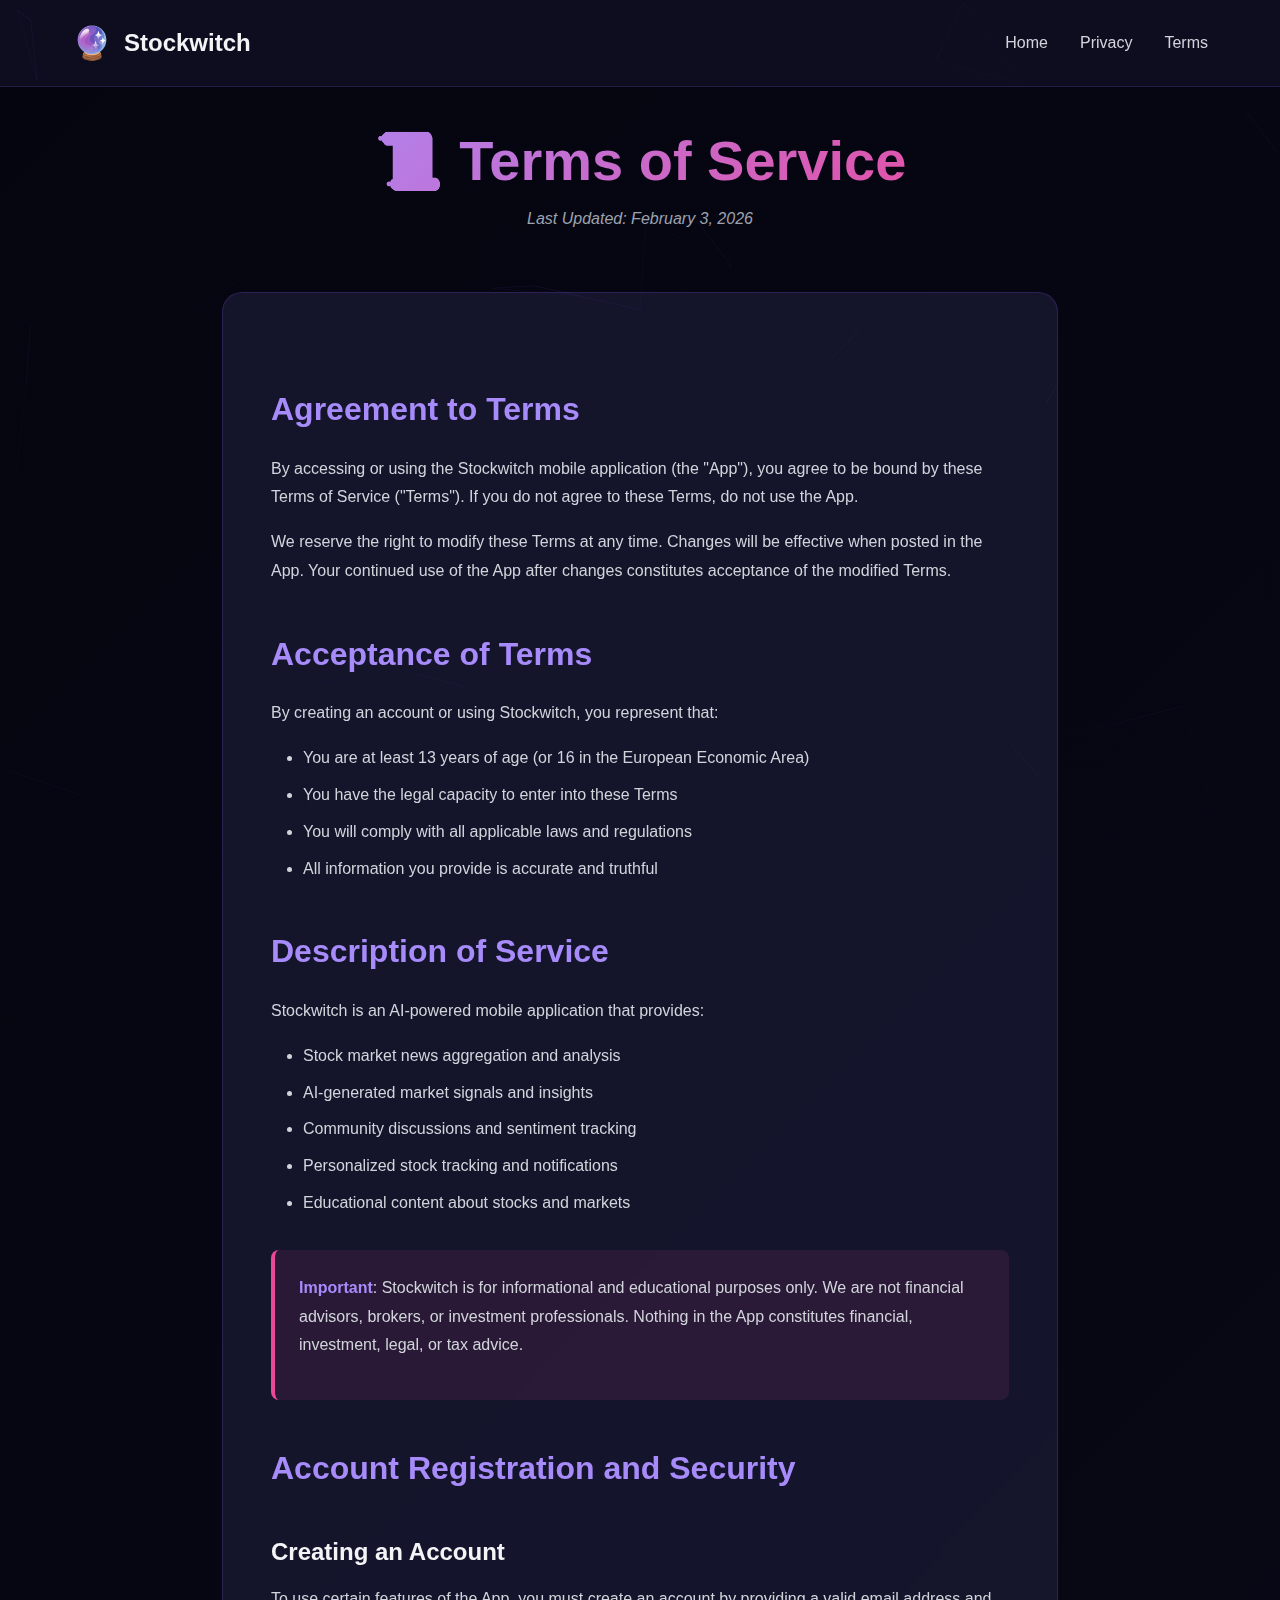
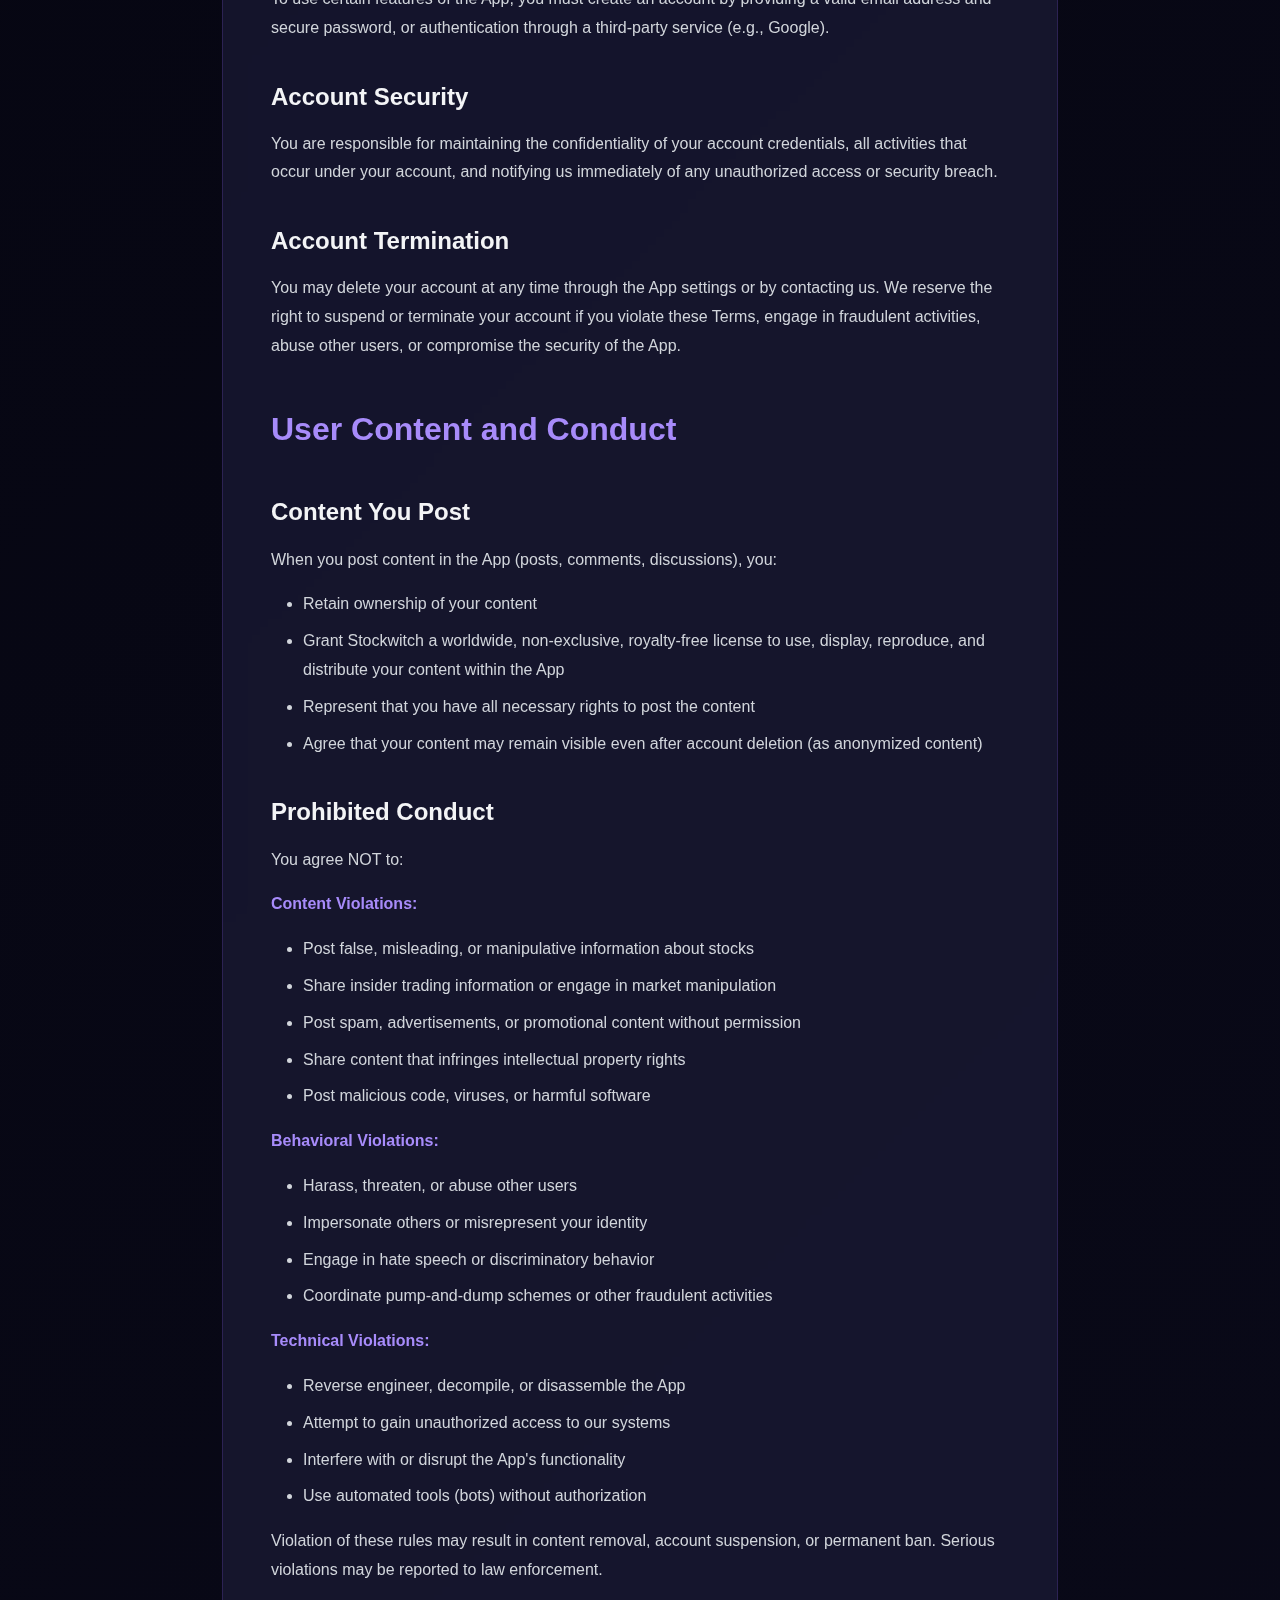
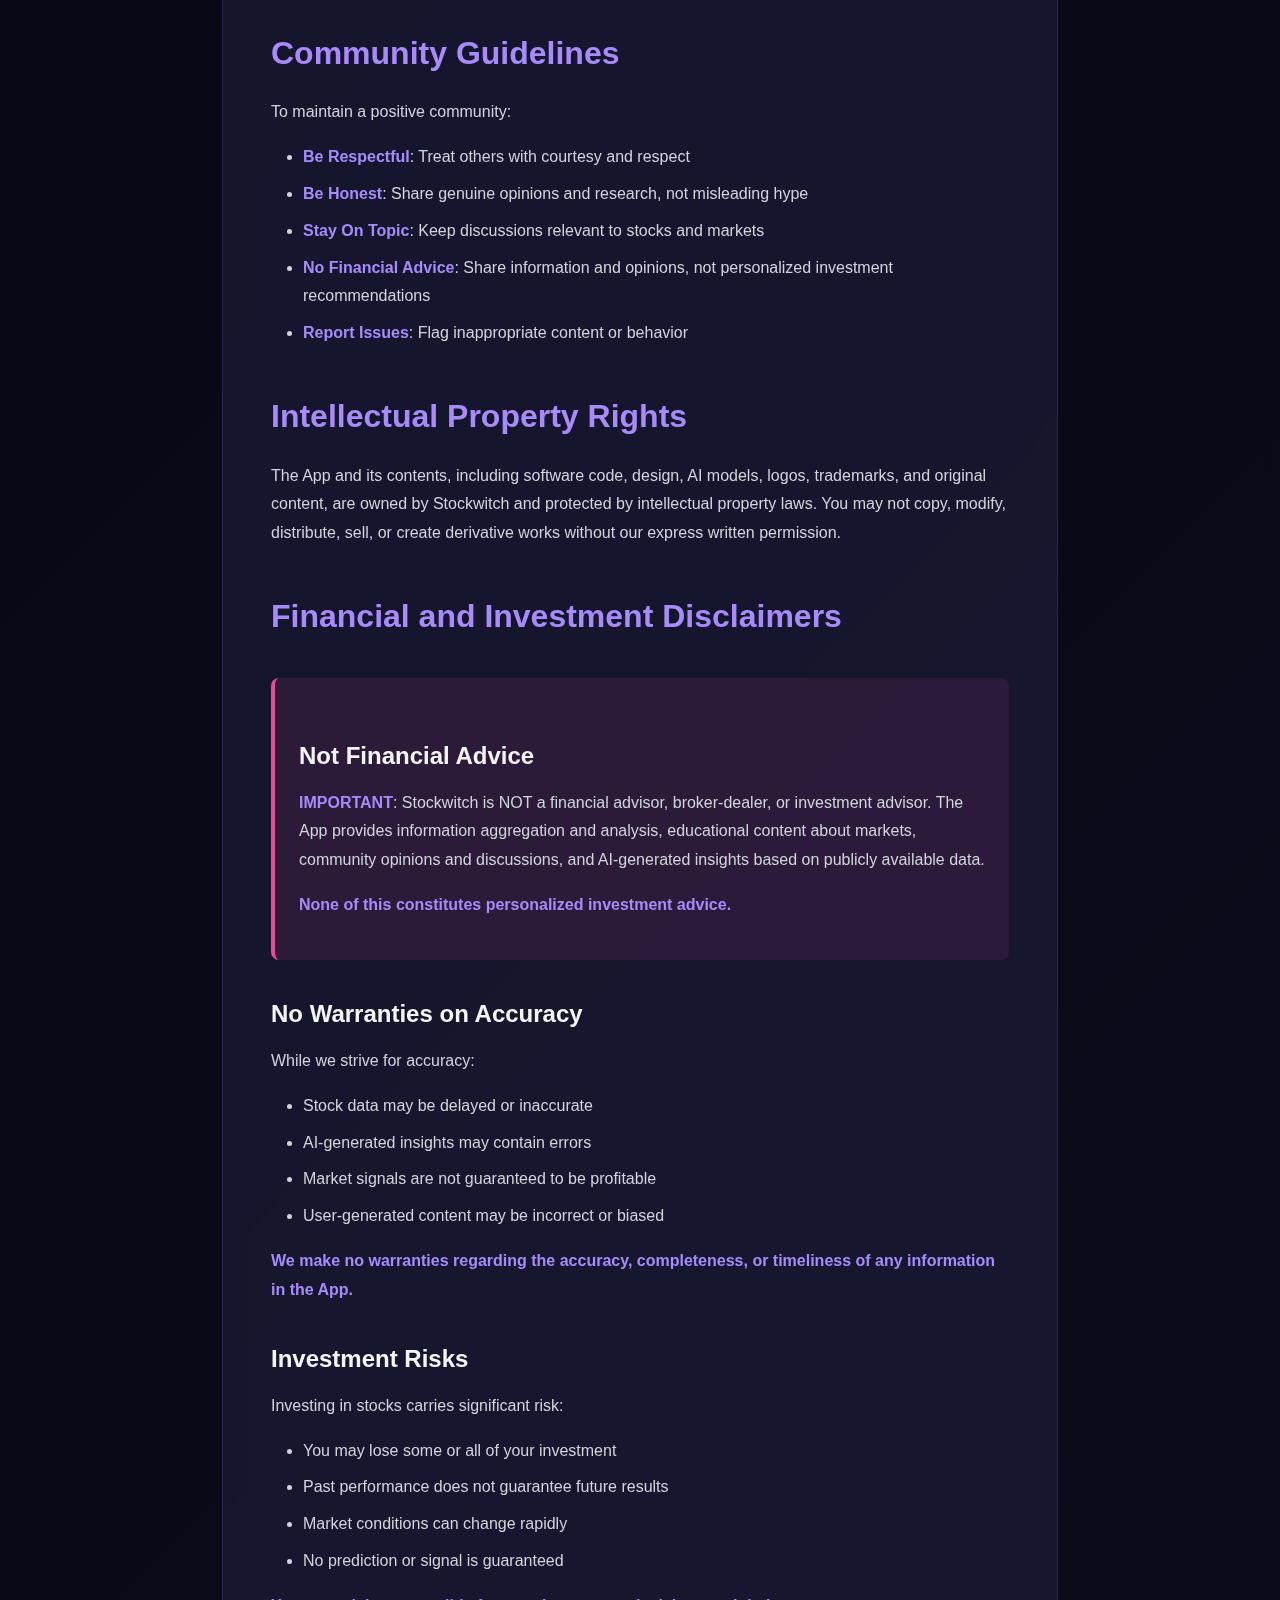
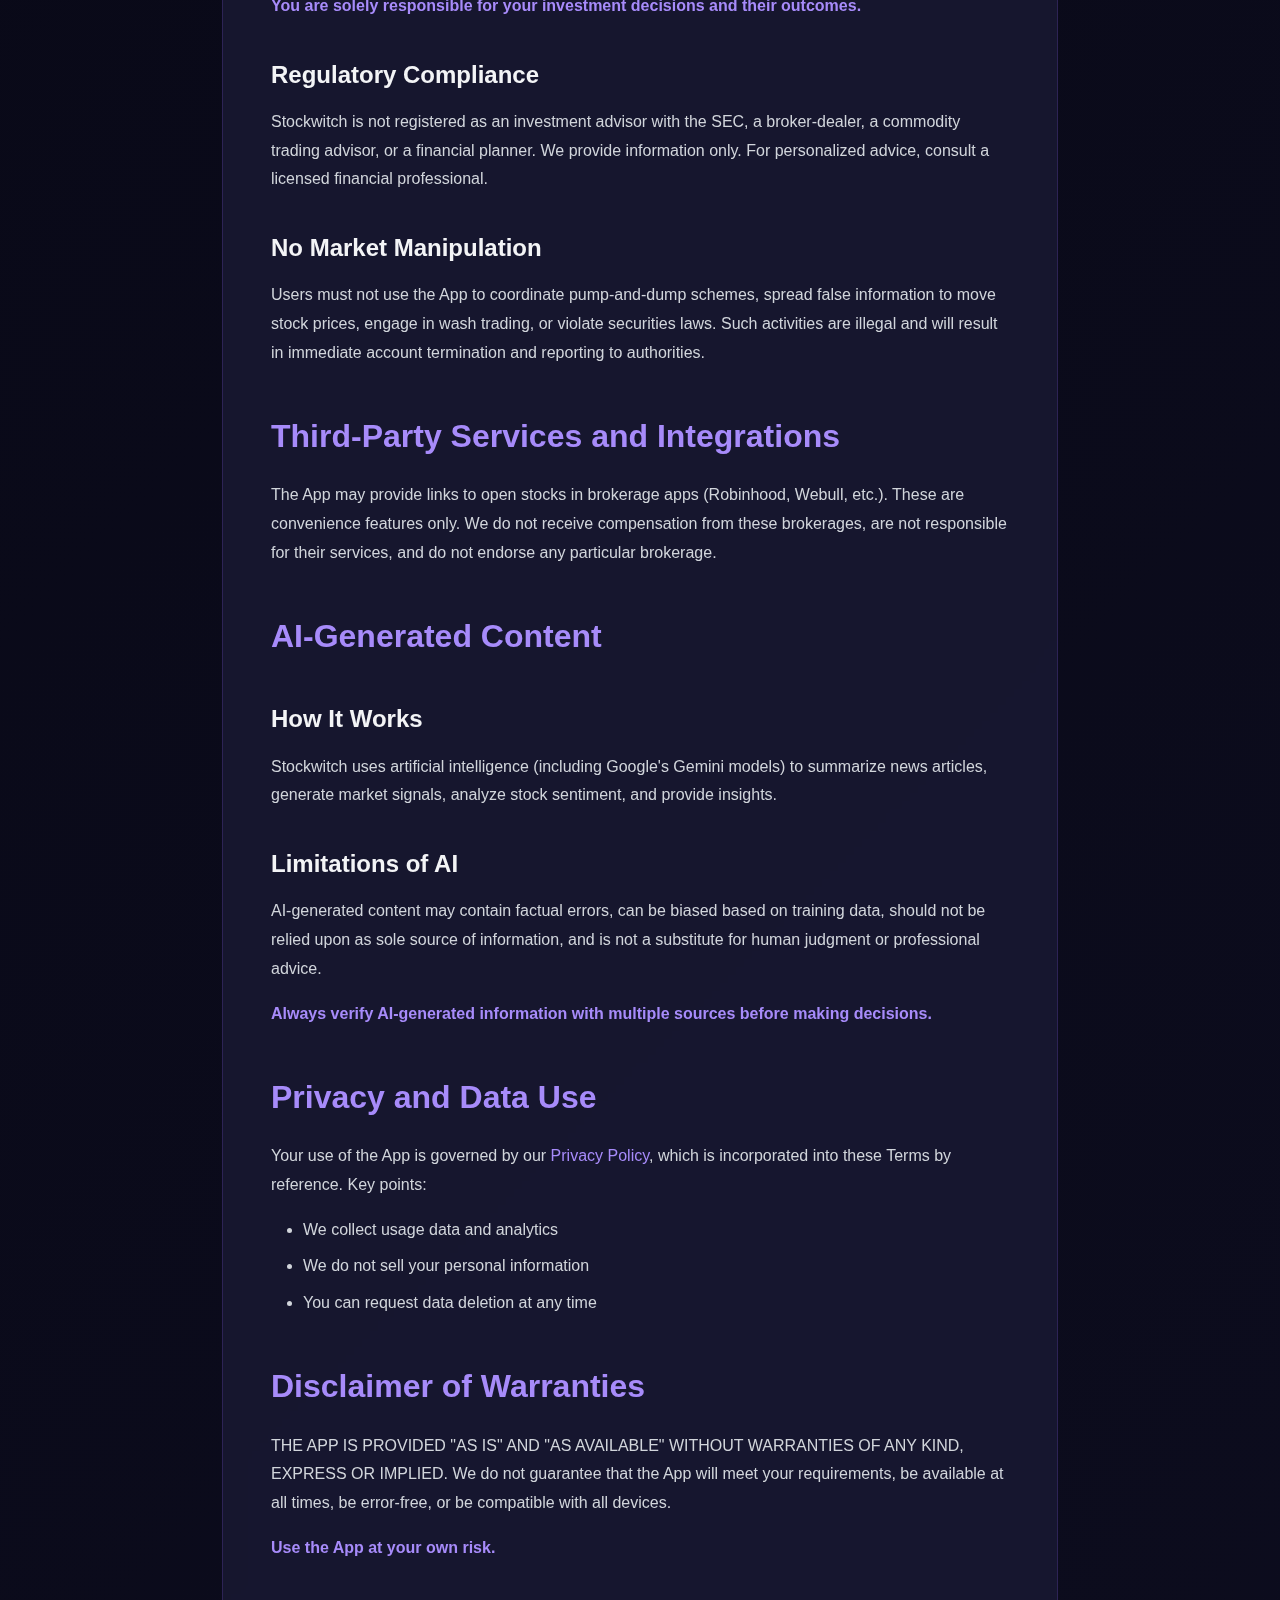
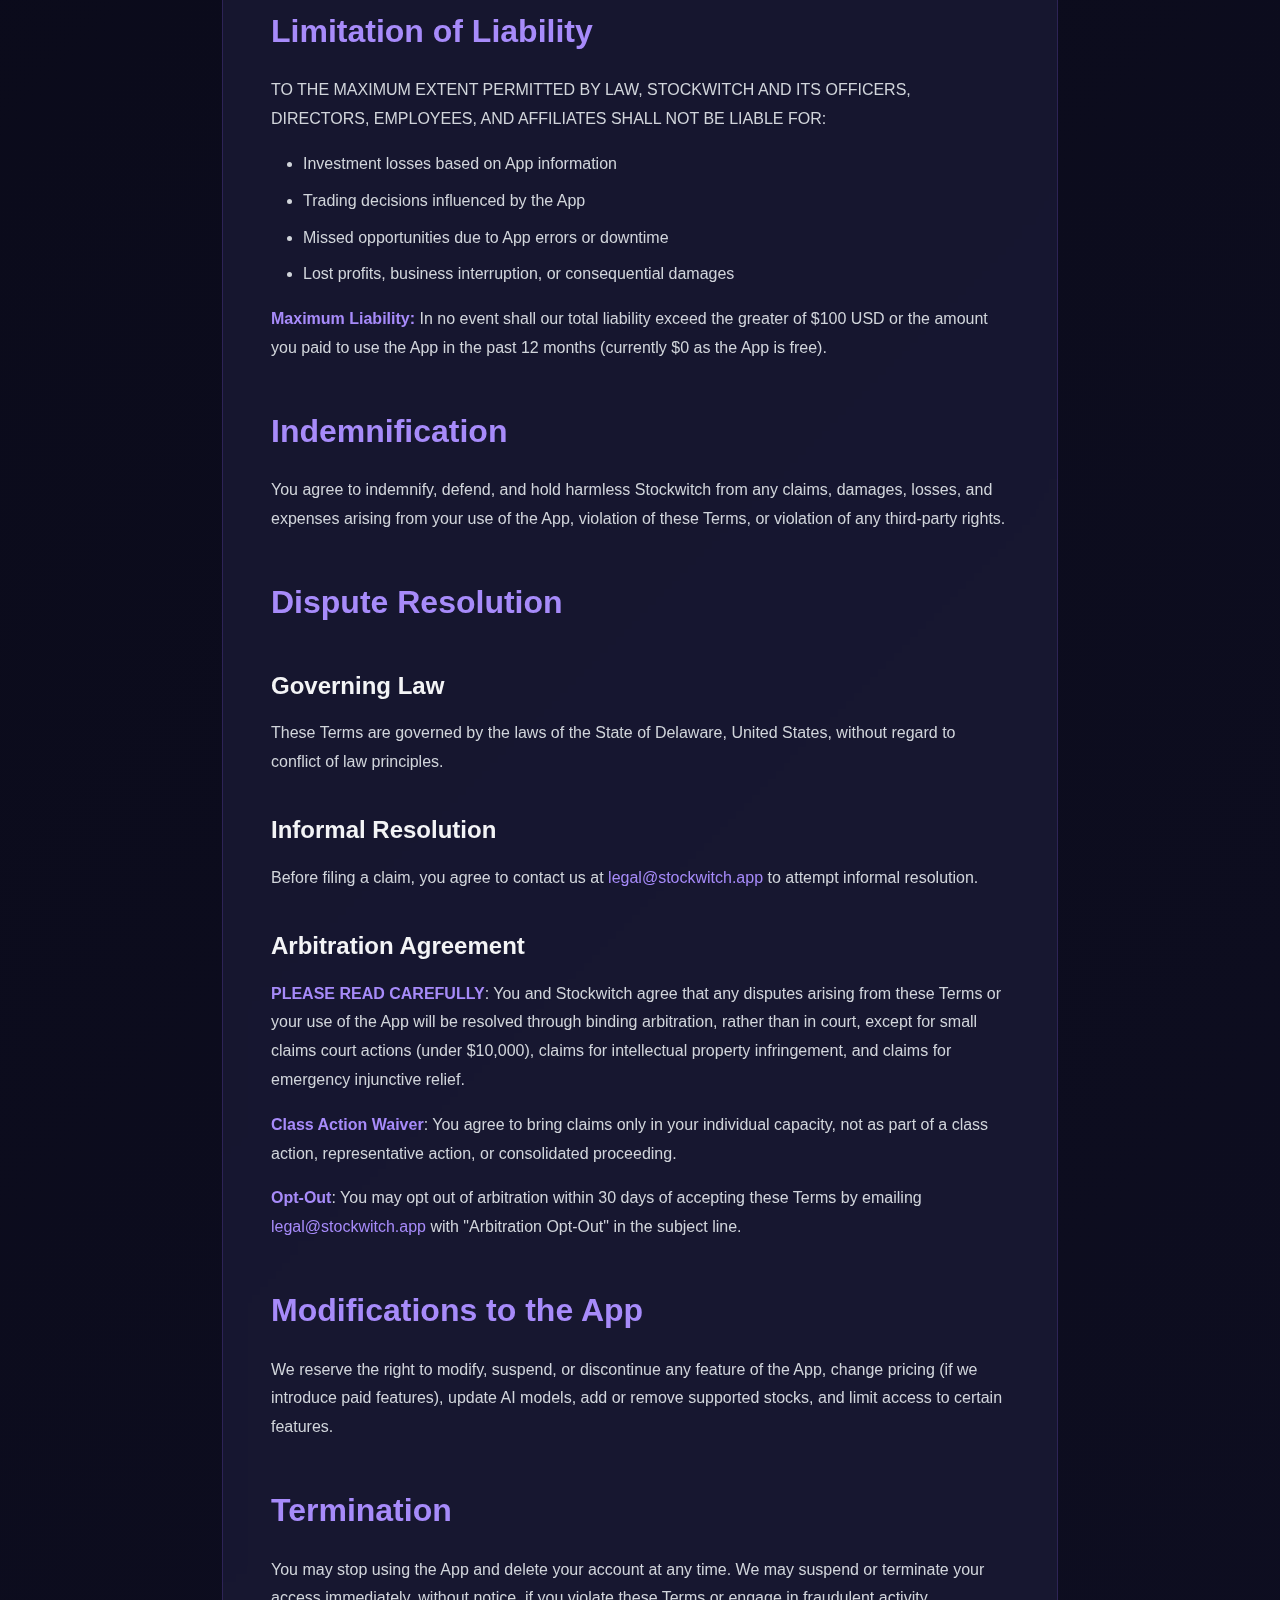
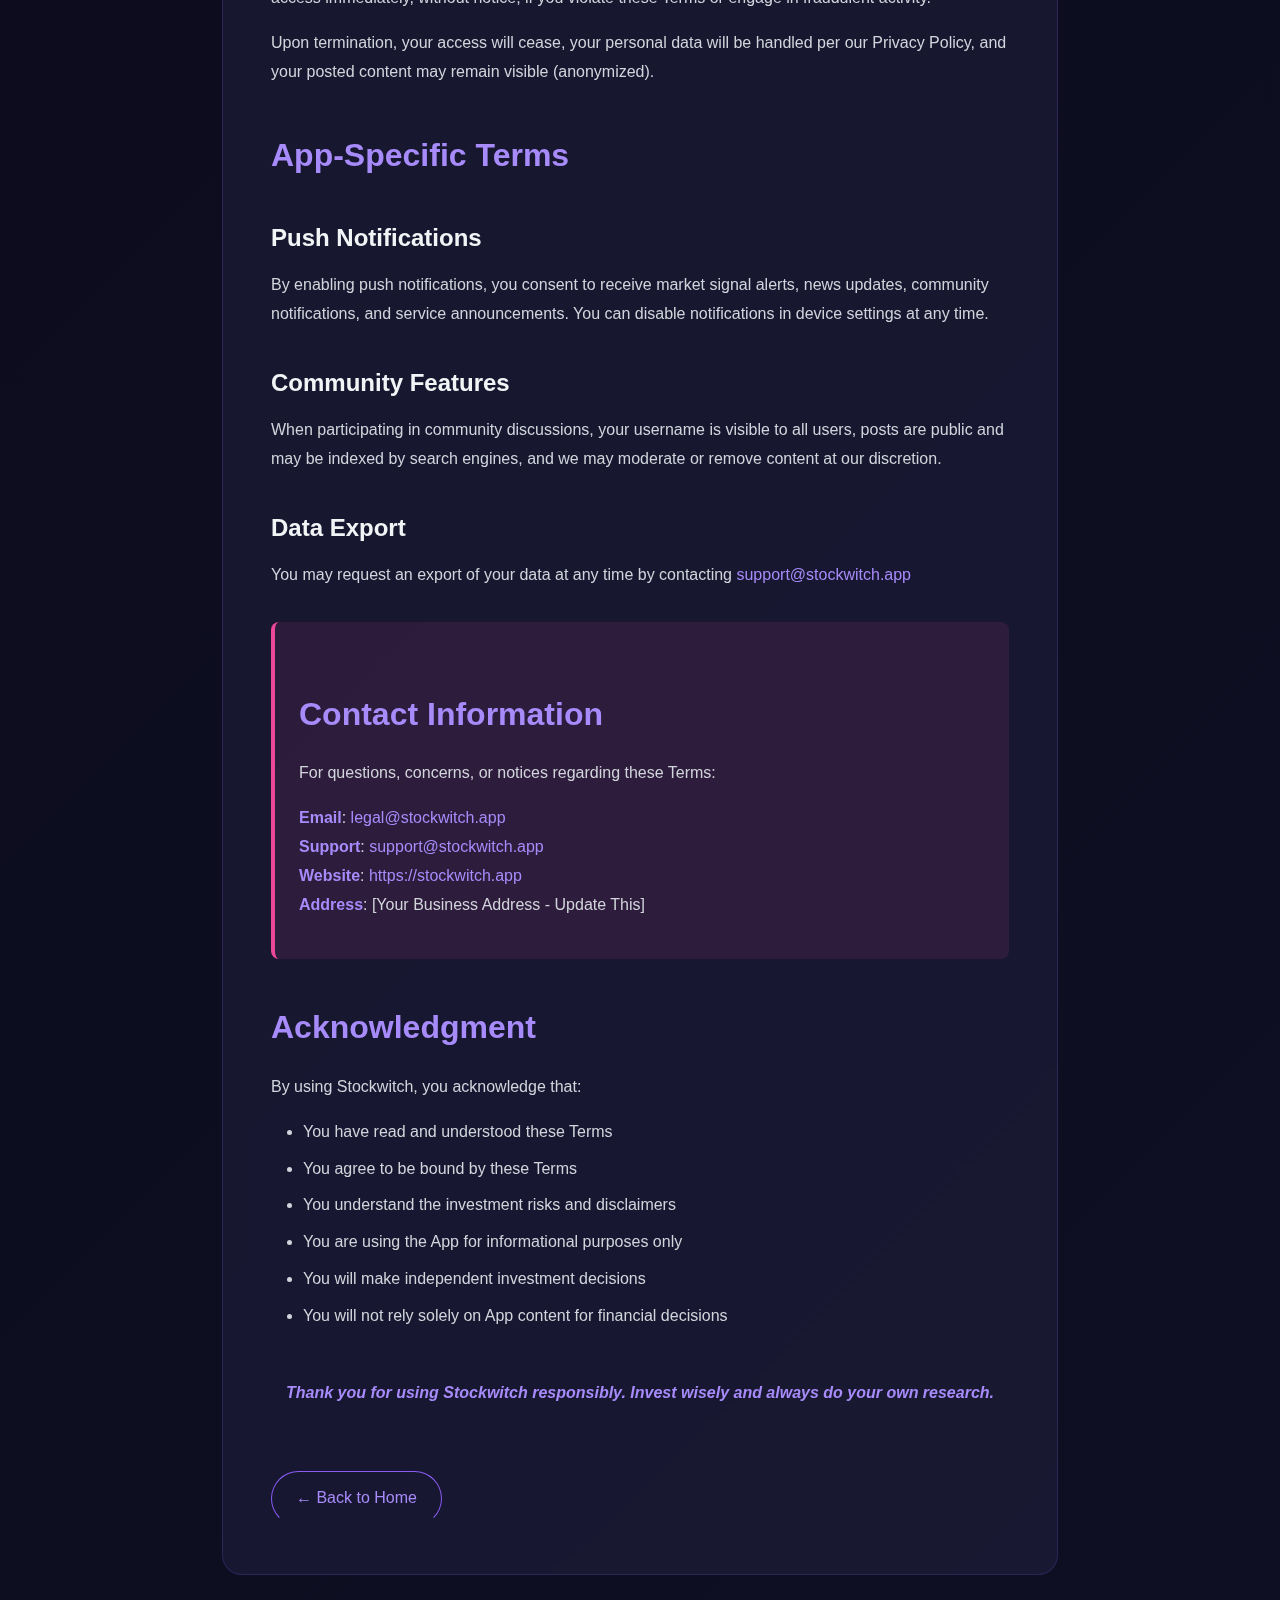
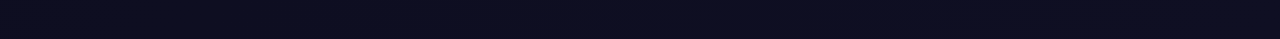
<file: terms.html>
<!DOCTYPE html>
<html lang="en">
<head>
    <meta charset="UTF-8">
    <meta name="viewport" content="width=device-width, initial-scale=1.0">
    <title>Terms of Service - Stockwitch</title>
    <link rel="stylesheet" href="styles.css">
</head>
<body class="legal-page">
    <canvas id="canvas"></canvas>
    <div class="particles" id="particles"></div>

    <!-- Navigation -->
    <nav class="navbar">
        <div class="nav-container">
            <div class="logo">
                <span class="witch-hat">🔮</span>
                <span class="logo-text">Stockwitch</span>
            </div>
            <div class="nav-links">
                <a href="index.html" class="nav-link">Home</a>
                <a href="privacy.html" class="nav-link magic-link">Privacy</a>
                <a href="terms.html" class="nav-link magic-link">Terms</a>
            </div>
        </div>
    </nav>

    <!-- Header -->
    <div class="legal-header">
        <h1 class="legal-title">📜 Terms of Service</h1>
        <p class="legal-date">Last Updated: February 3, 2026</p>
    </div>

    <!-- Content -->
    <div class="legal-content">
        <h2>Agreement to Terms</h2>
        <p>By accessing or using the Stockwitch mobile application (the "App"), you agree to be bound by these Terms of Service ("Terms"). If you do not agree to these Terms, do not use the App.</p>
        <p>We reserve the right to modify these Terms at any time. Changes will be effective when posted in the App. Your continued use of the App after changes constitutes acceptance of the modified Terms.</p>

        <h2>Acceptance of Terms</h2>
        <p>By creating an account or using Stockwitch, you represent that:</p>
        <ul>
            <li>You are at least 13 years of age (or 16 in the European Economic Area)</li>
            <li>You have the legal capacity to enter into these Terms</li>
            <li>You will comply with all applicable laws and regulations</li>
            <li>All information you provide is accurate and truthful</li>
        </ul>

        <h2>Description of Service</h2>
        <p>Stockwitch is an AI-powered mobile application that provides:</p>
        <ul>
            <li>Stock market news aggregation and analysis</li>
            <li>AI-generated market signals and insights</li>
            <li>Community discussions and sentiment tracking</li>
            <li>Personalized stock tracking and notifications</li>
            <li>Educational content about stocks and markets</li>
        </ul>

        <div class="warning-box">
            <p><strong>Important</strong>: Stockwitch is for informational and educational purposes only. We are not financial advisors, brokers, or investment professionals. Nothing in the App constitutes financial, investment, legal, or tax advice.</p>
        </div>

        <h2>Account Registration and Security</h2>

        <h3>Creating an Account</h3>
        <p>To use certain features of the App, you must create an account by providing a valid email address and secure password, or authentication through a third-party service (e.g., Google).</p>

        <h3>Account Security</h3>
        <p>You are responsible for maintaining the confidentiality of your account credentials, all activities that occur under your account, and notifying us immediately of any unauthorized access or security breach.</p>

        <h3>Account Termination</h3>
        <p>You may delete your account at any time through the App settings or by contacting us. We reserve the right to suspend or terminate your account if you violate these Terms, engage in fraudulent activities, abuse other users, or compromise the security of the App.</p>

        <h2>User Content and Conduct</h2>

        <h3>Content You Post</h3>
        <p>When you post content in the App (posts, comments, discussions), you:</p>
        <ul>
            <li>Retain ownership of your content</li>
            <li>Grant Stockwitch a worldwide, non-exclusive, royalty-free license to use, display, reproduce, and distribute your content within the App</li>
            <li>Represent that you have all necessary rights to post the content</li>
            <li>Agree that your content may remain visible even after account deletion (as anonymized content)</li>
        </ul>

        <h3>Prohibited Conduct</h3>
        <p>You agree NOT to:</p>

        <p><strong>Content Violations:</strong></p>
        <ul>
            <li>Post false, misleading, or manipulative information about stocks</li>
            <li>Share insider trading information or engage in market manipulation</li>
            <li>Post spam, advertisements, or promotional content without permission</li>
            <li>Share content that infringes intellectual property rights</li>
            <li>Post malicious code, viruses, or harmful software</li>
        </ul>

        <p><strong>Behavioral Violations:</strong></p>
        <ul>
            <li>Harass, threaten, or abuse other users</li>
            <li>Impersonate others or misrepresent your identity</li>
            <li>Engage in hate speech or discriminatory behavior</li>
            <li>Coordinate pump-and-dump schemes or other fraudulent activities</li>
        </ul>

        <p><strong>Technical Violations:</strong></p>
        <ul>
            <li>Reverse engineer, decompile, or disassemble the App</li>
            <li>Attempt to gain unauthorized access to our systems</li>
            <li>Interfere with or disrupt the App's functionality</li>
            <li>Use automated tools (bots) without authorization</li>
        </ul>

        <p>Violation of these rules may result in content removal, account suspension, or permanent ban. Serious violations may be reported to law enforcement.</p>

        <h2>Community Guidelines</h2>
        <p>To maintain a positive community:</p>
        <ul>
            <li><strong>Be Respectful</strong>: Treat others with courtesy and respect</li>
            <li><strong>Be Honest</strong>: Share genuine opinions and research, not misleading hype</li>
            <li><strong>Stay On Topic</strong>: Keep discussions relevant to stocks and markets</li>
            <li><strong>No Financial Advice</strong>: Share information and opinions, not personalized investment recommendations</li>
            <li><strong>Report Issues</strong>: Flag inappropriate content or behavior</li>
        </ul>

        <h2>Intellectual Property Rights</h2>
        <p>The App and its contents, including software code, design, AI models, logos, trademarks, and original content, are owned by Stockwitch and protected by intellectual property laws. You may not copy, modify, distribute, sell, or create derivative works without our express written permission.</p>

        <h2 id="financial-disclaimers">Financial and Investment Disclaimers</h2>

        <div class="warning-box">
            <h3>Not Financial Advice</h3>
            <p><strong>IMPORTANT</strong>: Stockwitch is NOT a financial advisor, broker-dealer, or investment advisor. The App provides information aggregation and analysis, educational content about markets, community opinions and discussions, and AI-generated insights based on publicly available data.</p>
            <p><strong>None of this constitutes personalized investment advice.</strong></p>
        </div>

        <h3>No Warranties on Accuracy</h3>
        <p>While we strive for accuracy:</p>
        <ul>
            <li>Stock data may be delayed or inaccurate</li>
            <li>AI-generated insights may contain errors</li>
            <li>Market signals are not guaranteed to be profitable</li>
            <li>User-generated content may be incorrect or biased</li>
        </ul>
        <p><strong>We make no warranties regarding the accuracy, completeness, or timeliness of any information in the App.</strong></p>

        <h3>Investment Risks</h3>
        <p>Investing in stocks carries significant risk:</p>
        <ul>
            <li>You may lose some or all of your investment</li>
            <li>Past performance does not guarantee future results</li>
            <li>Market conditions can change rapidly</li>
            <li>No prediction or signal is guaranteed</li>
        </ul>
        <p><strong>You are solely responsible for your investment decisions and their outcomes.</strong></p>

        <h3>Regulatory Compliance</h3>
        <p>Stockwitch is not registered as an investment advisor with the SEC, a broker-dealer, a commodity trading advisor, or a financial planner. We provide information only. For personalized advice, consult a licensed financial professional.</p>

        <h3>No Market Manipulation</h3>
        <p>Users must not use the App to coordinate pump-and-dump schemes, spread false information to move stock prices, engage in wash trading, or violate securities laws. Such activities are illegal and will result in immediate account termination and reporting to authorities.</p>

        <h2>Third-Party Services and Integrations</h2>
        <p>The App may provide links to open stocks in brokerage apps (Robinhood, Webull, etc.). These are convenience features only. We do not receive compensation from these brokerages, are not responsible for their services, and do not endorse any particular brokerage.</p>

        <h2>AI-Generated Content</h2>

        <h3>How It Works</h3>
        <p>Stockwitch uses artificial intelligence (including Google's Gemini models) to summarize news articles, generate market signals, analyze stock sentiment, and provide insights.</p>

        <h3>Limitations of AI</h3>
        <p>AI-generated content may contain factual errors, can be biased based on training data, should not be relied upon as sole source of information, and is not a substitute for human judgment or professional advice.</p>
        <p><strong>Always verify AI-generated information with multiple sources before making decisions.</strong></p>

        <h2>Privacy and Data Use</h2>
        <p>Your use of the App is governed by our <a href="privacy.html">Privacy Policy</a>, which is incorporated into these Terms by reference. Key points:</p>
        <ul>
            <li>We collect usage data and analytics</li>
            <li>We do not sell your personal information</li>
            <li>You can request data deletion at any time</li>
        </ul>

        <h2>Disclaimer of Warranties</h2>
        <p>THE APP IS PROVIDED "AS IS" AND "AS AVAILABLE" WITHOUT WARRANTIES OF ANY KIND, EXPRESS OR IMPLIED. We do not guarantee that the App will meet your requirements, be available at all times, be error-free, or be compatible with all devices.</p>
        <p><strong>Use the App at your own risk.</strong></p>

        <h2>Limitation of Liability</h2>
        <p>TO THE MAXIMUM EXTENT PERMITTED BY LAW, STOCKWITCH AND ITS OFFICERS, DIRECTORS, EMPLOYEES, AND AFFILIATES SHALL NOT BE LIABLE FOR:</p>
        <ul>
            <li>Investment losses based on App information</li>
            <li>Trading decisions influenced by the App</li>
            <li>Missed opportunities due to App errors or downtime</li>
            <li>Lost profits, business interruption, or consequential damages</li>
        </ul>
        <p><strong>Maximum Liability:</strong> In no event shall our total liability exceed the greater of $100 USD or the amount you paid to use the App in the past 12 months (currently $0 as the App is free).</p>

        <h2>Indemnification</h2>
        <p>You agree to indemnify, defend, and hold harmless Stockwitch from any claims, damages, losses, and expenses arising from your use of the App, violation of these Terms, or violation of any third-party rights.</p>

        <h2>Dispute Resolution</h2>

        <h3>Governing Law</h3>
        <p>These Terms are governed by the laws of the State of Delaware, United States, without regard to conflict of law principles.</p>

        <h3>Informal Resolution</h3>
        <p>Before filing a claim, you agree to contact us at <a href="mailto:legal@stockwitch.app">legal@stockwitch.app</a> to attempt informal resolution.</p>

        <h3>Arbitration Agreement</h3>
        <p><strong>PLEASE READ CAREFULLY</strong>: You and Stockwitch agree that any disputes arising from these Terms or your use of the App will be resolved through binding arbitration, rather than in court, except for small claims court actions (under $10,000), claims for intellectual property infringement, and claims for emergency injunctive relief.</p>
        <p><strong>Class Action Waiver</strong>: You agree to bring claims only in your individual capacity, not as part of a class action, representative action, or consolidated proceeding.</p>
        <p><strong>Opt-Out</strong>: You may opt out of arbitration within 30 days of accepting these Terms by emailing <a href="mailto:legal@stockwitch.app">legal@stockwitch.app</a> with "Arbitration Opt-Out" in the subject line.</p>

        <h2>Modifications to the App</h2>
        <p>We reserve the right to modify, suspend, or discontinue any feature of the App, change pricing (if we introduce paid features), update AI models, add or remove supported stocks, and limit access to certain features.</p>

        <h2>Termination</h2>
        <p>You may stop using the App and delete your account at any time. We may suspend or terminate your access immediately, without notice, if you violate these Terms or engage in fraudulent activity.</p>
        <p>Upon termination, your access will cease, your personal data will be handled per our Privacy Policy, and your posted content may remain visible (anonymized).</p>

        <h2>App-Specific Terms</h2>

        <h3>Push Notifications</h3>
        <p>By enabling push notifications, you consent to receive market signal alerts, news updates, community notifications, and service announcements. You can disable notifications in device settings at any time.</p>

        <h3>Community Features</h3>
        <p>When participating in community discussions, your username is visible to all users, posts are public and may be indexed by search engines, and we may moderate or remove content at our discretion.</p>

        <h3>Data Export</h3>
        <p>You may request an export of your data at any time by contacting <a href="mailto:support@stockwitch.app">support@stockwitch.app</a></p>

        <div class="warning-box">
            <h2>Contact Information</h2>
            <p>For questions, concerns, or notices regarding these Terms:</p>
            <p>
                <strong>Email</strong>: <a href="mailto:legal@stockwitch.app">legal@stockwitch.app</a><br>
                <strong>Support</strong>: <a href="mailto:support@stockwitch.app">support@stockwitch.app</a><br>
                <strong>Website</strong>: <a href="https://stockwitch.app">https://stockwitch.app</a><br>
                <strong>Address</strong>: [Your Business Address - Update This]
            </p>
        </div>

        <h2>Acknowledgment</h2>
        <p>By using Stockwitch, you acknowledge that:</p>
        <ul>
            <li>You have read and understood these Terms</li>
            <li>You agree to be bound by these Terms</li>
            <li>You understand the investment risks and disclaimers</li>
            <li>You are using the App for informational purposes only</li>
            <li>You will make independent investment decisions</li>
            <li>You will not rely solely on App content for financial decisions</li>
        </ul>

        <p style="text-align: center; margin-top: 3rem; font-style: italic; color: var(--text-secondary);">
            <strong>Thank you for using Stockwitch responsibly. Invest wisely and always do your own research.</strong>
        </p>

        <a href="index.html" class="back-link">← Back to Home</a>
    </div>

    <script src="magic.js"></script>
</body>
</html>
</file>
<file: styles.css>
/* ===== MAGICAL STOCKWITCH THEME ===== */

:root {
    --primary: #8b5cf6;
    --primary-dark: #6d28d9;
    --primary-light: #a78bfa;
    --secondary: #ec4899;
    --accent: #10b981;
    --dark: #0f0f23;
    --darker: #050510;
    --card-bg: rgba(30, 30, 60, 0.6);
    --text: #f3f4f6;
    --text-secondary: #d1d5db;
    --text-tertiary: #9ca3af;
    --glow: rgba(139, 92, 246, 0.5);
}

* {
    margin: 0;
    padding: 0;
    box-sizing: border-box;
}

html {
    scroll-behavior: smooth;
}

body {
    font-family: 'Inter', -apple-system, BlinkMacSystemFont, 'Segoe UI', Roboto, sans-serif;
    background: linear-gradient(135deg, var(--darker) 0%, var(--dark) 100%);
    color: var(--text);
    overflow-x: hidden;
    min-height: 100vh;
    position: relative;
}

/* ===== MAGICAL CURSOR CANVAS ===== */
#canvas {
    position: fixed;
    top: 0;
    left: 0;
    width: 100%;
    height: 100%;
    pointer-events: none;
    z-index: 9999;
}

/* ===== FLOATING PARTICLES ===== */
.particles {
    position: fixed;
    top: 0;
    left: 0;
    width: 100%;
    height: 100%;
    pointer-events: none;
    z-index: 1;
}

.particle {
    position: absolute;
    width: 3px;
    height: 3px;
    background: var(--primary-light);
    border-radius: 50%;
    opacity: 0;
    animation: float 10s infinite;
}

@keyframes float {
    0% {
        transform: translateY(100vh) scale(0);
        opacity: 0;
    }
    10% {
        opacity: 1;
    }
    90% {
        opacity: 1;
    }
    100% {
        transform: translateY(-100px) scale(1);
        opacity: 0;
    }
}

/* ===== NAVIGATION ===== */
.navbar {
    position: fixed;
    top: 0;
    left: 0;
    right: 0;
    z-index: 1000;
    background: rgba(15, 15, 35, 0.8);
    backdrop-filter: blur(10px);
    border-bottom: 1px solid rgba(139, 92, 246, 0.2);
}

.nav-container {
    max-width: 1200px;
    margin: 0 auto;
    padding: 1.5rem 2rem;
    display: flex;
    justify-content: space-between;
    align-items: center;
}

.logo {
    display: flex;
    align-items: center;
    gap: 0.75rem;
    font-size: 1.5rem;
    font-weight: 700;
    color: var(--text);
}

.witch-hat {
    font-size: 2rem;
    animation: float-hat 3s ease-in-out infinite;
}

@keyframes float-hat {
    0%, 100% { transform: translateY(0); }
    50% { transform: translateY(-5px); }
}

.nav-links {
    display: flex;
    gap: 2rem;
}

.nav-link {
    color: var(--text-secondary);
    text-decoration: none;
    font-weight: 500;
    transition: all 0.3s ease;
    position: relative;
}

.nav-link::after {
    content: '';
    position: absolute;
    bottom: -5px;
    left: 0;
    width: 0;
    height: 2px;
    background: var(--primary);
    transition: width 0.3s ease;
}

.nav-link:hover {
    color: var(--primary-light);
}

.nav-link:hover::after {
    width: 100%;
}

.magic-link:hover {
    text-shadow: 0 0 10px var(--glow);
}

/* ===== HERO SECTION ===== */
.hero {
    min-height: 100vh;
    display: flex;
    align-items: center;
    justify-content: center;
    position: relative;
    overflow: hidden;
    padding: 6rem 2rem 4rem;
}

.hero-content {
    text-align: center;
    z-index: 10;
    position: relative;
}

.magic-circle {
    position: absolute;
    top: 50%;
    left: 50%;
    transform: translate(-50%, -50%);
    width: 600px;
    height: 600px;
    opacity: 0.1;
    z-index: -1;
}

.circle-inner,
.circle-outer {
    position: absolute;
    top: 50%;
    left: 50%;
    border: 2px solid var(--primary);
    border-radius: 50%;
    animation: rotate 20s linear infinite;
}

.circle-inner {
    width: 300px;
    height: 300px;
    margin: -150px 0 0 -150px;
}

.circle-outer {
    width: 500px;
    height: 500px;
    margin: -250px 0 0 -250px;
    animation-direction: reverse;
    animation-duration: 30s;
}

@keyframes rotate {
    from { transform: translate(-50%, -50%) rotate(0deg); }
    to { transform: translate(-50%, -50%) rotate(360deg); }
}

.hero-title {
    font-size: clamp(2.5rem, 5vw, 4rem);
    font-weight: 800;
    margin-bottom: 1rem;
    background: linear-gradient(135deg, var(--primary-light), var(--secondary));
    -webkit-background-clip: text;
    -webkit-text-fill-color: transparent;
    background-clip: text;
    animation: glow 2s ease-in-out infinite alternate;
}

@keyframes glow {
    from {
        filter: drop-shadow(0 0 10px var(--glow));
    }
    to {
        filter: drop-shadow(0 0 20px var(--glow));
    }
}

.sparkle {
    display: inline-block;
    animation: sparkle 1.5s ease-in-out infinite;
}

.sparkle:last-child {
    animation-delay: 0.75s;
}

@keyframes sparkle {
    0%, 100% {
        transform: scale(1) rotate(0deg);
        opacity: 1;
    }
    50% {
        transform: scale(1.3) rotate(180deg);
        opacity: 0.5;
    }
}

.hero-subtitle {
    font-size: 1.5rem;
    color: var(--text-secondary);
    margin-bottom: 3rem;
}

.cta-buttons {
    display: flex;
    gap: 1.5rem;
    justify-content: center;
    flex-wrap: wrap;
}

.btn {
    padding: 1rem 2.5rem;
    border-radius: 50px;
    text-decoration: none;
    font-weight: 600;
    font-size: 1.1rem;
    transition: all 0.3s ease;
    position: relative;
    overflow: hidden;
    display: inline-flex;
    align-items: center;
    gap: 0.75rem;
    border: 2px solid transparent;
}

.btn::before {
    content: '';
    position: absolute;
    top: 50%;
    left: 50%;
    width: 0;
    height: 0;
    border-radius: 50%;
    background: rgba(255, 255, 255, 0.2);
    transform: translate(-50%, -50%);
    transition: width 0.6s, height 0.6s;
}

.btn:hover::before {
    width: 300px;
    height: 300px;
}

.btn-primary {
    background: linear-gradient(135deg, var(--primary), var(--primary-dark));
    color: white;
    box-shadow: 0 10px 30px rgba(139, 92, 246, 0.3);
}

.btn-primary:hover {
    transform: translateY(-3px);
    box-shadow: 0 15px 40px rgba(139, 92, 246, 0.5);
}

.btn-secondary {
    background: transparent;
    color: var(--primary-light);
    border: 2px solid var(--primary);
}

.btn-secondary:hover {
    background: var(--primary);
    color: white;
    transform: translateY(-3px);
    box-shadow: 0 10px 30px rgba(139, 92, 246, 0.3);
}

.btn-icon {
    font-size: 1.3rem;
    z-index: 1;
}

.btn-text {
    z-index: 1;
}

.magic-wand {
    cursor: url('data:image/svg+xml;utf8,<svg xmlns="http://www.w3.org/2000/svg" width="24" height="24" viewBox="0 0 24 24"><text y="20" font-size="20">🪄</text></svg>'), auto;
}

/* ===== FLOATING ORBS ===== */
.orb {
    position: absolute;
    border-radius: 50%;
    filter: blur(60px);
    opacity: 0.3;
    animation: float-orb 15s ease-in-out infinite;
}

.orb-1 {
    width: 400px;
    height: 400px;
    background: var(--primary);
    top: 10%;
    left: 10%;
    animation-delay: 0s;
}

.orb-2 {
    width: 300px;
    height: 300px;
    background: var(--secondary);
    bottom: 20%;
    right: 10%;
    animation-delay: 5s;
}

.orb-3 {
    width: 350px;
    height: 350px;
    background: var(--accent);
    top: 50%;
    right: 30%;
    animation-delay: 10s;
}

@keyframes float-orb {
    0%, 100% {
        transform: translate(0, 0) scale(1);
    }
    33% {
        transform: translate(50px, -50px) scale(1.1);
    }
    66% {
        transform: translate(-30px, 30px) scale(0.9);
    }
}

/* ===== CARDS SECTION ===== */
.cards-section {
    padding: 6rem 2rem;
    position: relative;
    z-index: 10;
}

.container {
    max-width: 1200px;
    margin: 0 auto;
}

.section-title {
    text-align: center;
    font-size: 3rem;
    margin-bottom: 4rem;
    position: relative;
}

.magic-text {
    background: linear-gradient(135deg, var(--primary-light), var(--secondary));
    -webkit-background-clip: text;
    -webkit-text-fill-color: transparent;
    background-clip: text;
    position: relative;
}

.cards-grid {
    display: grid;
    grid-template-columns: repeat(auto-fit, minmax(300px, 1fr));
    gap: 2rem;
}

.card {
    background: var(--card-bg);
    backdrop-filter: blur(10px);
    border: 1px solid rgba(139, 92, 246, 0.2);
    border-radius: 20px;
    padding: 2.5rem;
    position: relative;
    overflow: hidden;
    transition: all 0.4s cubic-bezier(0.175, 0.885, 0.32, 1.275);
    cursor: pointer;
}

.card::before {
    content: '';
    position: absolute;
    top: 0;
    left: 0;
    right: 0;
    bottom: 0;
    background: linear-gradient(135deg, rgba(139, 92, 246, 0.1), rgba(236, 72, 153, 0.1));
    opacity: 0;
    transition: opacity 0.4s ease;
}

.card:hover::before {
    opacity: 1;
}

.card:hover {
    transform: translateY(-10px) scale(1.02);
    border-color: var(--primary);
    box-shadow: 0 20px 60px rgba(139, 92, 246, 0.4);
}

.card-glow {
    position: absolute;
    top: 50%;
    left: 50%;
    width: 100%;
    height: 100%;
    background: radial-gradient(circle, var(--glow) 0%, transparent 70%);
    transform: translate(-50%, -50%) scale(0);
    opacity: 0;
    transition: all 0.6s ease;
}

.card:hover .card-glow {
    transform: translate(-50%, -50%) scale(1.5);
    opacity: 0.3;
}

.card-icon {
    font-size: 3rem;
    margin-bottom: 1.5rem;
    display: inline-block;
    transition: all 0.4s ease;
}

.card:hover .card-icon {
    transform: scale(1.2) rotate(10deg);
}

.card-title {
    font-size: 1.75rem;
    margin-bottom: 1rem;
    color: var(--text);
    position: relative;
    z-index: 1;
}

.card-description {
    color: var(--text-secondary);
    line-height: 1.7;
    margin-bottom: 1.5rem;
    position: relative;
    z-index: 1;
}

.card-link {
    color: var(--primary-light);
    text-decoration: none;
    font-weight: 600;
    display: inline-flex;
    align-items: center;
    gap: 0.5rem;
    position: relative;
    z-index: 1;
    transition: all 0.3s ease;
}

.card-link:hover {
    color: var(--primary);
    gap: 1rem;
}

.arrow {
    transition: transform 0.3s ease;
}

.card-link:hover .arrow {
    transform: translateX(5px);
}

/* ===== FOOTER ===== */
.footer {
    background: rgba(15, 15, 35, 0.8);
    border-top: 1px solid rgba(139, 92, 246, 0.2);
    padding: 3rem 2rem;
    text-align: center;
}

.footer-content {
    max-width: 1200px;
    margin: 0 auto;
}

.footer-logo {
    display: flex;
    align-items: center;
    justify-content: center;
    gap: 0.75rem;
    font-size: 1.5rem;
    font-weight: 700;
    margin-bottom: 1rem;
}

.footer-text {
    color: var(--text-tertiary);
}

.footer-tagline {
    margin-top: 0.5rem;
    font-style: italic;
    color: var(--text-secondary);
}

/* ===== LEGAL PAGES STYLES ===== */
.legal-page {
    padding: 8rem 2rem 4rem;
    max-width: 900px;
    margin: 0 auto;
}

.legal-header {
    text-align: center;
    margin-bottom: 4rem;
}

.legal-title {
    font-size: 3.5rem;
    background: linear-gradient(135deg, var(--primary-light), var(--secondary));
    -webkit-background-clip: text;
    -webkit-text-fill-color: transparent;
    background-clip: text;
    margin-bottom: 1rem;
}

.legal-date {
    color: var(--text-tertiary);
    font-style: italic;
}

.legal-content {
    background: var(--card-bg);
    backdrop-filter: blur(10px);
    border: 1px solid rgba(139, 92, 246, 0.2);
    border-radius: 20px;
    padding: 3rem;
    line-height: 1.8;
}

.legal-content h2 {
    color: var(--primary-light);
    margin-top: 2.5rem;
    margin-bottom: 1rem;
    font-size: 2rem;
}

.legal-content h3 {
    color: var(--text);
    margin-top: 2rem;
    margin-bottom: 0.75rem;
    font-size: 1.5rem;
}

.legal-content p {
    margin-bottom: 1rem;
    color: var(--text-secondary);
}

.legal-content ul, .legal-content ol {
    margin-left: 2rem;
    margin-bottom: 1rem;
    color: var(--text-secondary);
}

.legal-content li {
    margin-bottom: 0.5rem;
}

.legal-content strong {
    color: var(--primary-light);
    font-weight: 600;
}

.legal-content a {
    color: var(--primary-light);
    text-decoration: none;
    border-bottom: 1px solid transparent;
    transition: all 0.3s ease;
}

.legal-content a:hover {
    color: var(--primary);
    border-bottom-color: var(--primary);
}

.warning-box {
    background: rgba(236, 72, 153, 0.1);
    border-left: 4px solid var(--secondary);
    padding: 1.5rem;
    margin: 2rem 0;
    border-radius: 8px;
}

.back-link {
    display: inline-flex;
    align-items: center;
    gap: 0.5rem;
    color: var(--primary-light);
    text-decoration: none;
    margin-top: 3rem;
    padding: 0.75rem 1.5rem;
    border: 1px solid var(--primary);
    border-radius: 50px;
    transition: all 0.3s ease;
}

.back-link:hover {
    background: var(--primary);
    color: white;
    transform: translateX(-5px);
}

/* ===== RESPONSIVE ===== */
@media (max-width: 768px) {
    .nav-container {
        flex-direction: column;
        gap: 1rem;
    }

    .nav-links {
        gap: 1rem;
    }

    .hero-title {
        font-size: 2rem;
    }

    .hero-subtitle {
        font-size: 1.1rem;
    }

    .cta-buttons {
        flex-direction: column;
        align-items: stretch;
    }

    .btn {
        justify-content: center;
    }

    .cards-grid {
        grid-template-columns: 1fr;
    }

    .magic-circle {
        width: 300px;
        height: 300px;
    }

    .legal-content {
        padding: 2rem 1.5rem;
    }

    .legal-title {
        font-size: 2.5rem;
    }
}

/* ===== ANIMATIONS ===== */
@keyframes fadeInUp {
    from {
        opacity: 0;
        transform: translateY(30px);
    }
    to {
        opacity: 1;
        transform: translateY(0);
    }
}

.fade-in-up {
    animation: fadeInUp 0.8s ease-out;
}

/* ===== SCROLL ANIMATIONS ===== */
.scroll-reveal {
    opacity: 0;
    transform: translateY(50px);
    transition: all 0.8s ease-out;
}

.scroll-reveal.revealed {
    opacity: 1;
    transform: translateY(0);
}
</file>
